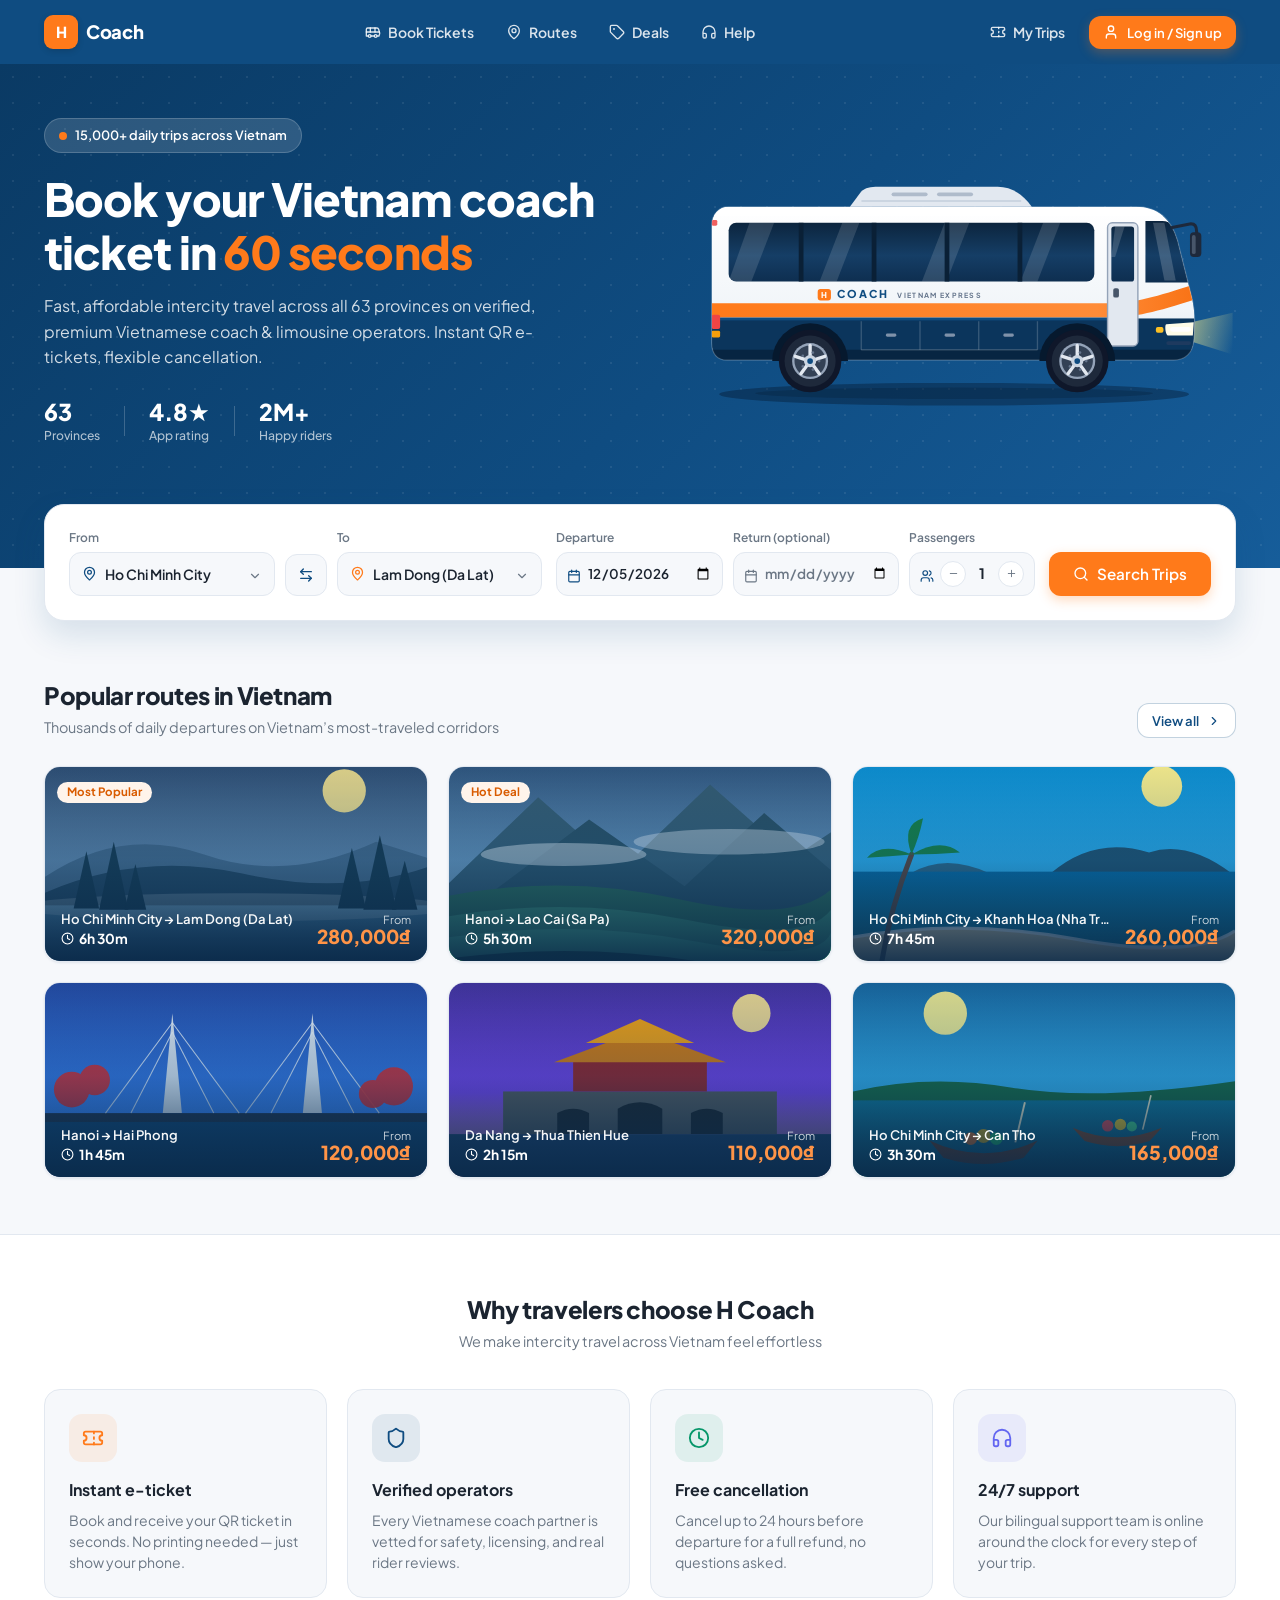
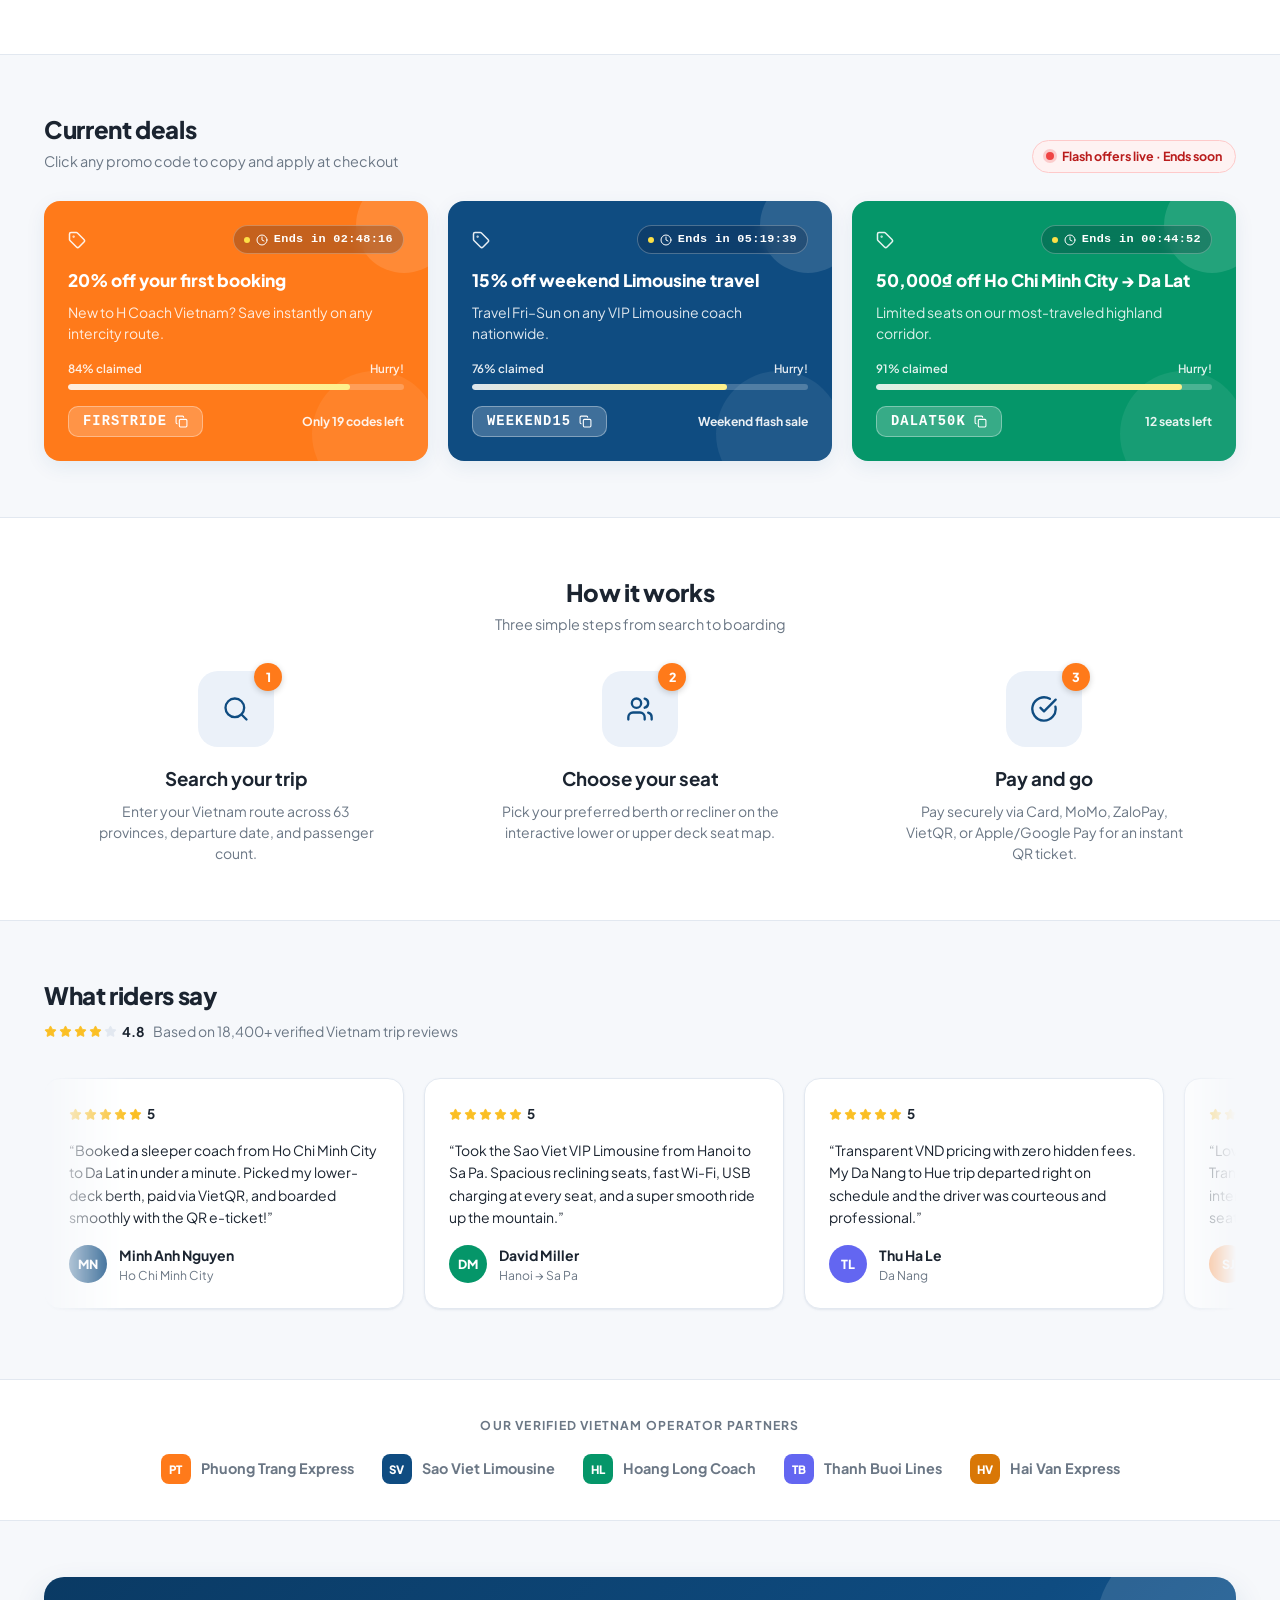
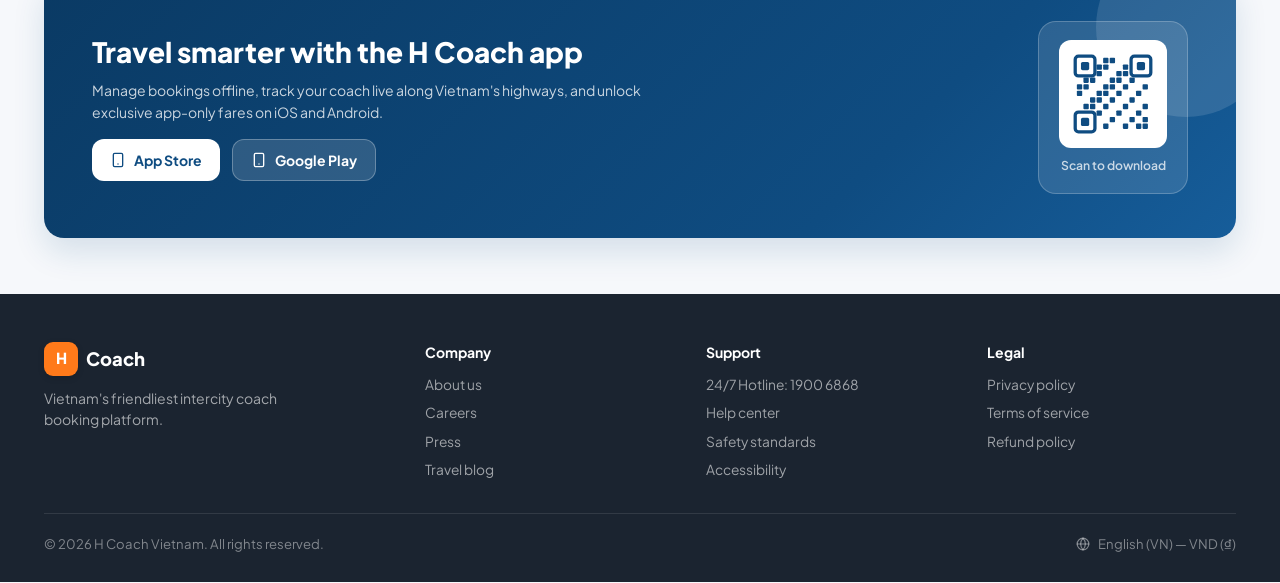
<file: hcoach/index.html>
<!DOCTYPE html>
<html lang="en">
<head>
  <meta charset="UTF-8" />
  <meta name="viewport" content="width=device-width, initial-scale=1.0" />
  <title>H Coach Vietnam — Intercity Bus & Limousine Ticket Booking</title>
  <meta name="description" content="Book intercity bus and VIP limousine tickets across all 63 provinces of Vietnam with H Coach. Real-time seat maps, secure payments, and instant QR e-tickets." />

  <!-- Optional Google Font (gracefully falls back to system fonts offline) -->
  <link rel="preconnect" href="https://fonts.googleapis.com" />
  <link rel="preconnect" href="https://fonts.gstatic.com" crossorigin />
  <link href="https://fonts.googleapis.com/css2?family=Plus+Jakarta+Sans:wght@400;500;600;700;800&display=swap" rel="stylesheet" />

  <!-- CSS: nạp theo thứ tự -->
  <link rel="stylesheet" href="css/01-base.css" />
  <link rel="stylesheet" href="css/02-components.css" />
  <link rel="stylesheet" href="css/03-header.css" />
  <link rel="stylesheet" href="css/04-hero-search.css" />
  <link rel="stylesheet" href="css/05-home-sections.css" />
  <link rel="stylesheet" href="css/06-search-results.css" />
  <link rel="stylesheet" href="css/07-seat-map.css" />
  <link rel="stylesheet" href="css/08-payment-modals.css" />
</head>
<body data-page="home">
  <div id="app"></div>
  <div id="toast-container" aria-live="polite"></div>

  <!-- JS chung -->
  <script src="js/data/01-provinces-stations.js"></script>
  <script src="js/data/02-routes-promos-reviews.js"></script>
  <script src="js/core/03-state.js"></script>
  <script src="js/core/04-icons-illustrations.js"></script>
  <script src="js/core/05-toast-clipboard.js"></script>
  <script src="js/core/06-trip-seat-generator.js"></script>
  <script src="js/components/07-header-stepper-auth.js"></script>

  <!-- JS riêng của trang này -->
  <script src="js/components/08-city-picker.js"></script>
  <script src="js/screens/09-home.js"></script>

  <!-- Actions & khởi động trang -->
  <script src="js/16-actions.js"></script>
  <script src="js/17-main.js"></script>
</body>
</html>
</file>
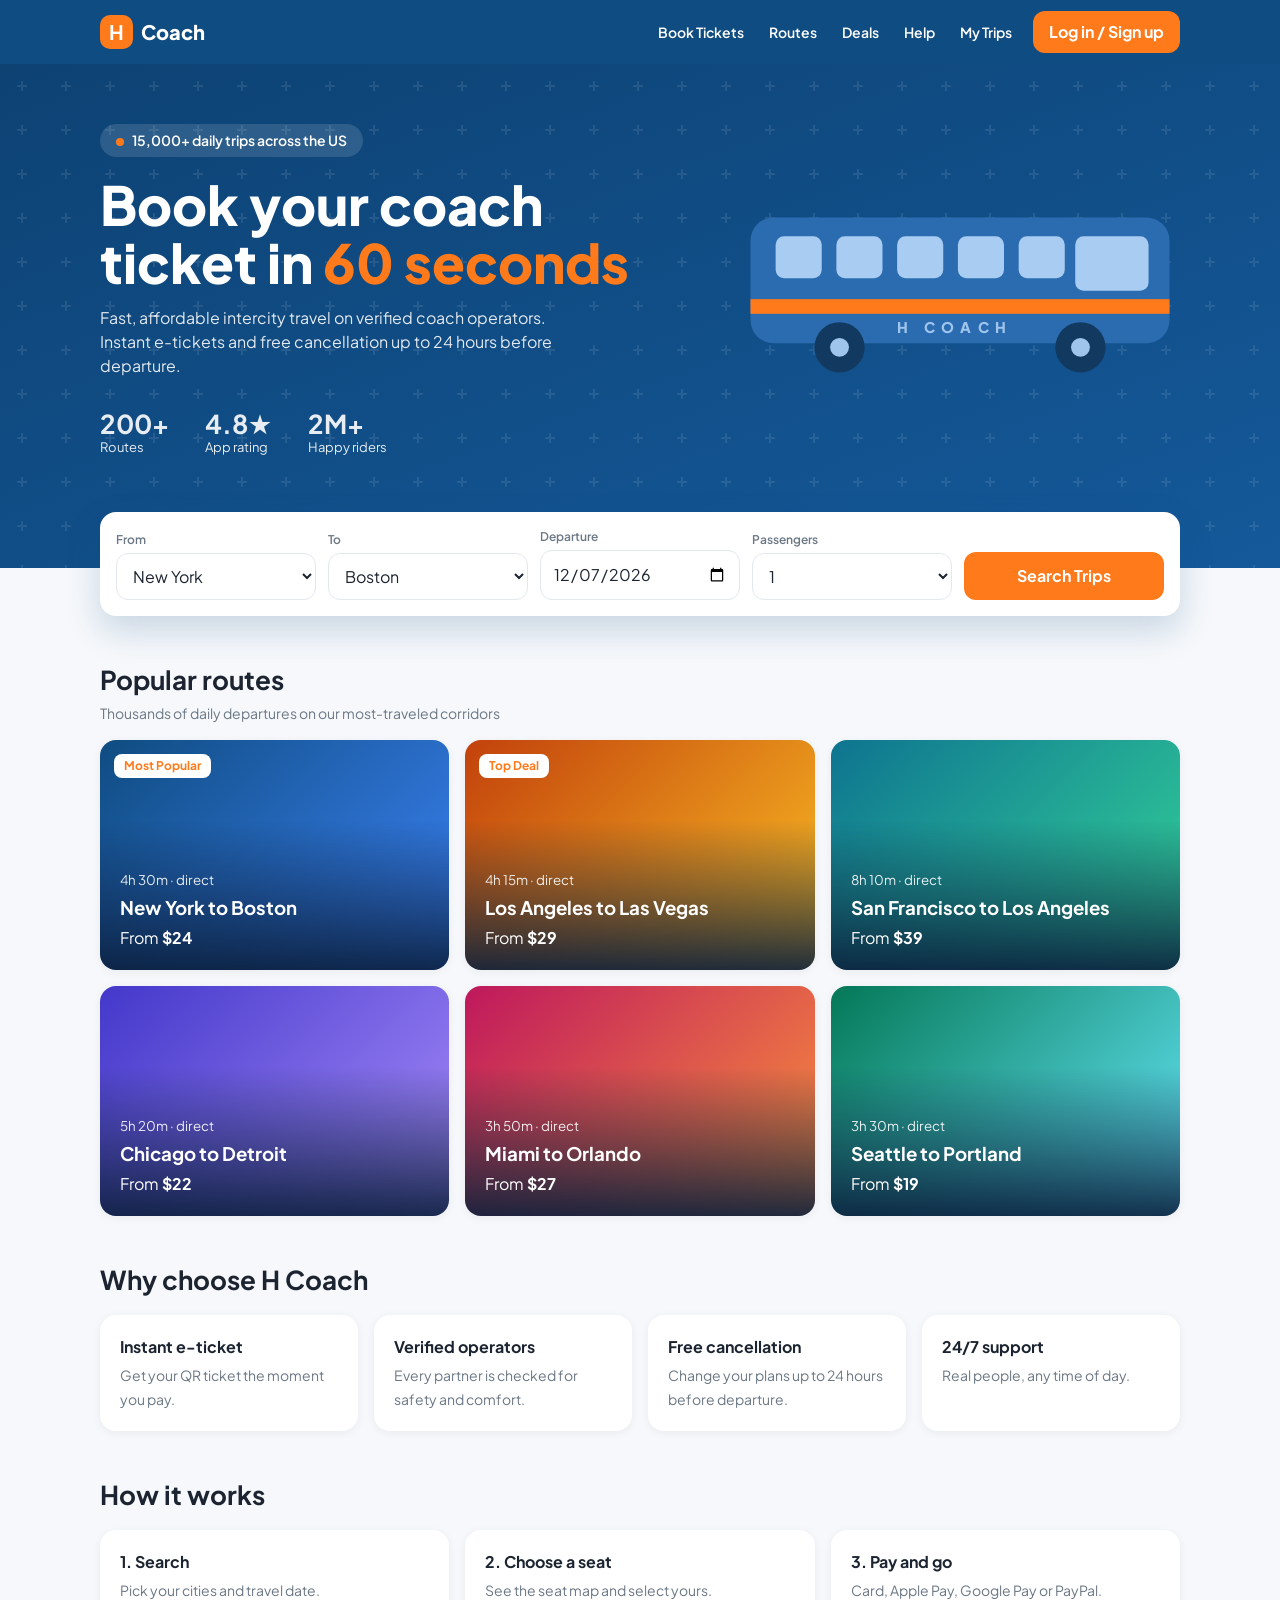
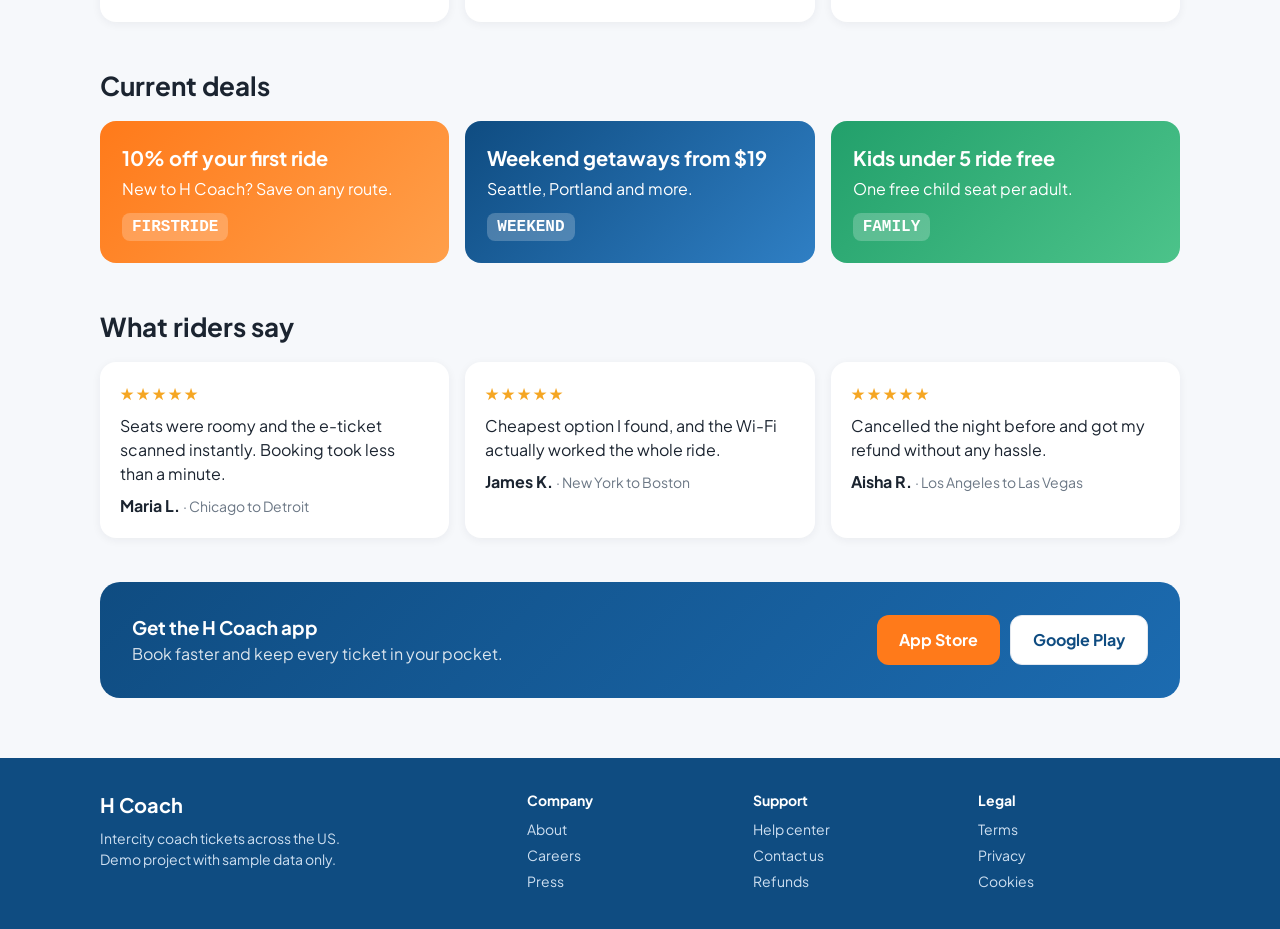
<file: frontend/Basic_UI.html>
<!DOCTYPE html>
<html lang="en">
<head>
    <meta charset="utf-8">
    <meta name="viewport" content="width=device-width,initial-scale=1">
    <title>H Coach – Book intercity coach tickets</title>
    <link href="https://fonts.googleapis.com/css2?family=Plus+Jakarta+Sans:wght@400;600;800&display=swap" rel="stylesheet">
    <style>
        :root {
            --p: #0F4C81;
            --a: #FF7A1A;
            --bg: #F6F8FB;
            --t: #1B2430;
            --m: #6B7785;
            --ok: #22A06B;
            --er: #E5484D;
            --b: #E3E8EF;
        }

        * {
            box-sizing: border-box;
            margin: 0;
        }

        body {
            font: 16px/1.5 'Plus Jakarta Sans', system-ui, sans-serif;
            background: var(--bg);
            color: var(--t);
        }

        button, input, select {
            font: inherit;
            color: inherit;
        }

        h2 {
            font-size: 26px;
            margin: 44px 0 16px;
        }

        h3 {
            margin-bottom: 12px;
        }

        .w {
            max-width: 1120px;
            margin: auto;
            padding: 0 20px;
        }

        nav {
            background: var(--p);
            color: #fff;
            position: sticky;
            top: 0;
            z-index: 9;
        }

        nav .w {
            display: flex;
            align-items: center;
            justify-content: space-between;
            height: 64px;
        }

        .logo {
            font-weight: 800;
            font-size: 20px;
            cursor: pointer;
            display: flex;
            gap: 8px;
            align-items: center;
        }

        .logo b {
            background: var(--a);
            border-radius: 10px;
            padding: 2px 9px;
        }

        nav a {
            color: #fff;
            margin-left: 22px;
            cursor: pointer;
            font-weight: 600;
            font-size: 14px;
        }

        nav a:hover {
            color: #FFD2AE;
        }

        @media (max-width: 700px) {
            nav .l {
                display: none;
            }
        }

        .btn {
            background: var(--a);
            color: #fff;
            border: 0;
            border-radius: 12px;
            padding: 12px 22px;
            font-weight: 700;
            cursor: pointer;
            transition: .2s;
        }

        .btn:hover {
            filter: brightness(1.08);
        }

        .btn:focus-visible, input:focus-visible, select:focus-visible, .seat:focus-visible {
            outline: 3px solid #7FB2E5;
            outline-offset: 2px;
        }

        .btn:disabled {
            background: #cbd2db;
            cursor: not-allowed;
        }

        .btn.s {
            background: #fff;
            color: var(--p);
            border: 1px solid var(--b);
        }

        .hero {
            background: url("data:image/svg+xml,%3Csvg xmlns='http://www.w3.org/2000/svg' width='44' height='44'%3E%3Cpath d='M22 17v10M17 22h10' stroke='%23fff' stroke-opacity='.09' stroke-width='2'/%3E%3C/svg%3E"), linear-gradient(160deg, #0D4273, #14599a);
            color: #fff;
            padding: 60px 0 110px;
        }

        .hero .w {
            display: flex;
            align-items: center;
            justify-content: space-between;
            gap: 30px;
        }

        .hero h1 {
            font-size: clamp(32px, 5vw, 54px);
            line-height: 1.08;
            font-weight: 800;
            max-width: 560px;
        }

        .hero h1 em {
            color: var(--a);
            font-style: normal;
        }

        .hero p {
            opacity: .88;
            margin-top: 14px;
            max-width: 480px;
        }

        .hero svg {
            max-width: 440px;
            width: 100%;
        }

        .bd {
            display: inline-block;
            background: rgba(255, 255, 255, .13);
            border-radius: 99px;
            padding: 6px 16px;
            font-size: 14px;
            font-weight: 600;
            margin-bottom: 18px;
        }

        .bd:before {
            content: "";
            display: inline-block;
            width: 8px;
            height: 8px;
            border-radius: 50%;
            background: var(--a);
            margin-right: 8px;
        }

        .stats {
            display: flex;
            gap: 36px;
            margin-top: 32px;
        }

        .stats div {
            font-size: 13px;
            opacity: .9;
        }

        .stats b {
            display: block;
            font-size: 26px;
            line-height: 1.1;
        }

        .rb {
            position: absolute;
            top: 14px;
            left: 14px;
            background: #fff;
            color: var(--a);
            border-radius: 8px;
            padding: 3px 10px;
            font-size: 12px;
            font-weight: 700;
        }

        .dl {
            border-radius: 16px;
            padding: 22px;
            color: #fff;
            display: flex;
            flex-direction: column;
            gap: 4px;
        }

        .dl code {
            background: rgba(255, 255, 255, .22);
            border-radius: 8px;
            padding: 2px 10px;
            align-self: flex-start;
            font-weight: 700;
            margin-top: 8px;
        }

        .rv .card {
            margin: 0;
        }

        .rv p {
            margin: 8px 0;
        }

        .str {
            color: #F5A623;
            letter-spacing: 2px;
        }

        .app {
            background: linear-gradient(135deg, #0F4C81, #1C6BB0);
            color: #fff;
            border-radius: 20px;
            padding: 32px;
            margin-top: 44px;
            display: flex;
            justify-content: space-between;
            align-items: center;
            gap: 20px;
            flex-wrap: wrap;
        }

        .fc {
            display: grid;
            grid-template-columns: 2fr 1fr 1fr 1fr;
            gap: 24px;
        }

        @media (max-width: 700px) {
            .fc {
                grid-template-columns: 1fr 1fr;
            }
        }

        .fc b {
            color: #fff;
            display: block;
            margin-bottom: 8px;
        }

        .fc a {
            display: block;
            margin: 5px 0;
            cursor: pointer;
        }

        @media (max-width: 860px) {
            .hero svg {
                display: none;
            }
        }

        .sf {
            background: #fff;
            border-radius: 16px;
            box-shadow: 0 14px 34px rgba(15, 76, 129, .2);
            padding: 16px;
            display: grid;
            grid-template-columns: repeat(auto-fit, minmax(150px, 1fr));
            gap: 12px;
            align-items: end;
            margin-top: -56px;
            position: relative;
        }

        label.f {
            display: block;
            font-size: 12px;
            color: var(--m);
            font-weight: 600;
        }

        input, select {
            width: 100%;
            border: 1px solid var(--b);
            border-radius: 12px;
            padding: 11px 12px;
            background: #fff;
            margin-top: 4px;
        }

        .card {
            background: #fff;
            border-radius: 16px;
            padding: 20px;
            box-shadow: 0 2px 10px rgba(27, 36, 48, .06);
            margin-bottom: 16px;
        }

        .g3 {
            display: grid;
            grid-template-columns: repeat(auto-fit, minmax(300px, 1fr));
            gap: 16px;
        }

        .g4 {
            display: grid;
            grid-template-columns: repeat(auto-fit, minmax(220px, 1fr));
            gap: 16px;
        }

        .g4 .card {
            margin: 0;
        }

        .g4 b {
            display: block;
            margin-bottom: 4px;
        }

        .rt {
            color: #fff;
            cursor: pointer;
            min-height: 230px;
            display: flex;
            flex-direction: column;
            justify-content: flex-end;
            margin: 0;
            transition: .2s;
            position: relative;
            overflow: hidden;
        }

        .rt:hover {
            transform: translateY(-3px);
        }

        .rt h3 {
            margin: 4px 0;
        }

        .rt small {
            opacity: .9;
        }

        footer {
            background: var(--p);
            color: #cfe0f1;
            margin-top: 60px;
            padding: 32px 0;
            font-size: 14px;
        }

        .top {
            background: #fff;
            border-bottom: 1px solid var(--b);
            padding: 14px 0;
            position: sticky;
            top: 64px;
            z-index: 5;
        }

        .top .w {
            display: flex;
            justify-content: space-between;
            align-items: center;
            gap: 12px;
            flex-wrap: wrap;
        }

        .chips {
            display: flex;
            gap: 8px;
            flex-wrap: wrap;
            margin: 20px 0;
        }

        .chip {
            border: 1px solid var(--b);
            background: #fff;
            border-radius: 99px;
            padding: 7px 16px;
            cursor: pointer;
            font-weight: 600;
            font-size: 14px;
        }

        .chip.on {
            background: var(--p);
            color: #fff;
            border-color: var(--p);
        }

        .trip {
            display: grid;
            grid-template-columns: 1.2fr 2fr auto;
            gap: 18px;
            align-items: center;
        }

        @media (max-width: 760px) {
            .trip {
                grid-template-columns: 1fr;
            }
        }

        .op {
            display: flex;
            gap: 12px;
            align-items: center;
        }

        .dot {
            width: 40px;
            height: 40px;
            border-radius: 12px;
            color: #fff;
            display: grid;
            place-items: center;
            font-weight: 800;
        }

        .tm {
            display: flex;
            align-items: center;
            gap: 12px;
        }

        .tm b {
            font-size: 20px;
        }

        .ln {
            flex: 1;
            border-top: 2px dashed var(--b);
            text-align: center;
            font-size: 12px;
            color: var(--m);
        }

        .mu {
            color: var(--m);
            font-size: 14px;
        }

        .price {
            font-size: 26px;
            font-weight: 800;
            color: var(--a);
            text-align: right;
        }

        .tag {
            background: #EAF2FB;
            color: var(--p);
            border-radius: 8px;
            padding: 2px 9px;
            font-size: 12px;
            font-weight: 600;
        }

        .low {
            color: var(--er);
            font-weight: 600;
            font-size: 13px;
        }

        .two {
            display: grid;
            grid-template-columns: 1fr 340px;
            gap: 24px;
            margin-top: 24px;
            align-items: start;
        }

        @media (max-width: 860px) {
            .two {
                grid-template-columns: 1fr;
            }
        }

        .sum {
            position: sticky;
            top: 90px;
        }

        .sum .r {
            display: flex;
            justify-content: space-between;
            padding: 5px 0;
        }

        .sum .tot {
            border-top: 1px solid var(--b);
            margin-top: 8px;
            padding-top: 10px;
            font-weight: 800;
            font-size: 20px;
        }

        .bus {
            background: #fff;
            border-radius: 24px 24px 16px 16px;
            border: 2px solid var(--b);
            padding: 18px;
            max-width: 300px;
            margin: auto;
        }

        .row {
            display: flex;
            gap: 8px;
            justify-content: center;
            align-items: center;
            margin-bottom: 8px;
        }

        .row i {
            width: 16px;
            font-size: 12px;
            color: var(--m);
        }

        .ai {
            width: 28px;
        }

        .seat {
            width: 44px;
            height: 44px;
            border-radius: 10px;
            border: 2px solid #9ec5ea;
            background: #EAF2FB;
            font-weight: 700;
            cursor: pointer;
        }

        .seat.lg {
            border-color: var(--ok);
            background: #E6F6EF;
        }

        .seat.sel {
            background: var(--a);
            border-color: var(--a);
            color: #fff;
        }

        .seat.bk {
            background: #E3E8EF;
            border-color: #E3E8EF;
            color: #9aa5b1;
            cursor: not-allowed;
        }

        .lgd {
            display: flex;
            gap: 16px;
            flex-wrap: wrap;
            font-size: 13px;
            color: var(--m);
            margin-top: 14px;
            justify-content: center;
        }

        .lgd span:before {
            content: "";
            display: inline-block;
            width: 12px;
            height: 12px;
            border-radius: 4px;
            margin-right: 6px;
            background: var(--c);
            border: 2px solid var(--c);
        }

        .steps {
            display: flex;
            gap: 8px;
            justify-content: center;
            padding: 24px 0 0;
            flex-wrap: wrap;
        }

        .steps span {
            padding: 6px 14px;
            border-radius: 99px;
            background: #E3E8EF;
            font-size: 14px;
            font-weight: 600;
            color: var(--m);
        }

        .steps .on {
            background: var(--p);
            color: #fff;
        }

        .fg {
            display: grid;
            grid-template-columns: repeat(auto-fit, minmax(200px, 1fr));
            gap: 12px;
        }

        .fr {
            display: flex;
            gap: 10px;
        }

        .fr input {
            margin: 0;
        }

        .pm {
            display: grid;
            grid-template-columns: repeat(auto-fit, minmax(150px, 1fr));
            gap: 10px;
            margin-bottom: 12px;
        }

        .opt {
            border: 2px solid var(--b);
            border-radius: 12px;
            padding: 12px;
            cursor: pointer;
            font-weight: 600;
            display: flex;
            gap: 8px;
            align-items: center;
        }

        .opt input {
            width: auto;
            margin: 0;
        }

        .opt.on {
            border-color: var(--p);
            background: #EAF2FB;
        }

        .tk {
            max-width: 560px;
            margin: 24px auto;
            overflow: hidden;
            padding: 0;
        }

        .tk .h {
            background: var(--p);
            color: #fff;
            padding: 18px 22px;
            display: flex;
            justify-content: space-between;
        }

        .tk .bd {
            padding: 22px;
            display: flex;
            gap: 20px;
            justify-content: space-between;
            flex-wrap: wrap;
            border-bottom: 2px dashed var(--b);
        }

        .tk .ft {
            padding: 18px 22px;
            display: flex;
            gap: 10px;
            flex-wrap: wrap;
        }

        .ok {
            width: 76px;
            height: 76px;
            margin: 36px auto 0;
            display: block;
        }

        .ok circle {
            fill: var(--ok);
        }

        .ok path {
            stroke: #fff;
            stroke-width: 6;
            fill: none;
            stroke-linecap: round;
            stroke-dasharray: 60;
            stroke-dashoffset: 60;
            animation: d .6s .2s forwards;
        }

        @keyframes d {
            to { stroke-dashoffset: 0; }
        }

        .st {
            border-radius: 8px;
            padding: 2px 10px;
            font-size: 12px;
            font-weight: 700;
        }

        .Upcoming { background: #E6F6EF; color: var(--ok); }
        .Completed { background: #EAF2FB; color: var(--p); }
        .Cancelled { background: #FDEBEC; color: var(--er); }

        .md {
            position: fixed;
            inset: 0;
            background: rgba(20, 30, 45, .5);
            display: grid;
            place-items: center;
            z-index: 20;
            padding: 20px;
        }

        .md .card {
            max-width: 400px;
            margin: 0;
        }

        #toast {
            position: fixed;
            bottom: 24px;
            left: 50%;
            transform: translateX(-50%);
            background: var(--t);
            color: #fff;
            border-radius: 12px;
            padding: 12px 20px;
            z-index: 30;
            display: none;
        }

        @media (prefers-reduced-motion: reduce) {
            * {
                animation: none !important;
                transition: none !important;
            }
        }
    </style>
</head>
<body>

    <nav>
        <div class="w">
            <div class="logo" onclick="go('home')">
                <b>H</b>Coach
            </div>
            <div>
                <span class="l">
                    <a onclick="go('home')">Book Tickets</a>
                    <a onclick="go('home')">Routes</a>
                    <a onclick="toast('Deals: use code FIRSTRIDE for 10% off')">Deals</a>
                    <a onclick="toast('Support is available 24/7')">Help</a>
                </span>
                <a onclick="go('trips')">My Trips</a>
                <button class="btn" style="margin-left:18px;padding:9px 16px" onclick="toast('Login is a demo feature')">Log in / Sign up</button>
            </div>
        </div>
    </nav>

    <div id="app"></div>
    <div id="toast"></div>
    <div id="modal"></div>

    <script>
        const $= s => document.querySelector(s),$$ = s => [...document.querySelectorAll(s)];

        const CT = ['New York', 'Boston', 'Los Angeles', 'Las Vegas', 'San Francisco', 'Chicago', 'Detroit', 'Miami', 'Orlando', 'Seattle', 'Portland'];
        const OPS = [['BlueLine Express', '#0F4C81'], ['Metro Star', '#7C3AED'], ['GreenWay Lines', '#22A06B'], ['Sunset Coach', '#E8590C']];
        const RT = [
            ['New York', 'Boston', 24, '4h 30m', '#0F4C81,#3B82F6'],
            ['Los Angeles', 'Las Vegas', 29, '4h 15m', '#C2410C,#FBBF24'],
            ['San Francisco', 'Los Angeles', 39, '8h 10m', '#0E7490,#34D399'],
            ['Chicago', 'Detroit', 22, '5h 20m', '#4338CA,#A78BFA'],
            ['Miami', 'Orlando', 27, '3h 50m', '#BE185D,#FB923C'],
            ['Seattle', 'Portland', 19, '3h 30m', '#047857,#67E8F9']
        ];
        
        const PH = ['1605833556294-ea5c7a74f57d', '1534430480872-3498386e7856', '1533929736458-ca588d08c8be', '1502175353174-a7a70e73b362', '1477959858617-67f85cf4f1df', '1449824913935-59a10b8d2000']
            .map(i => `https://images.unsplash.com/photo-${i}?w=600&h=400&fit=crop&auto=format`);
        
        const iso = d => d.toISOString().slice(0, 10);
        const D = new Date();
        D.setDate(D.getDate() + 3);

        let S = {
            scr: 'home',
            q: { from: 'New York', to: 'Boston', date: iso(D), pax: 1 },
            sort: 'Cheapest',
            type: 'All',
            trip: null,
            seats: [],
            promo: 0,
            pay: 'card',
            tab: 'Upcoming',
            B: [{
                id: 'HC-48213',
                email: 'sam@example.com',
                from: 'Chicago',
                to: 'Detroit',
                date: '2025-01-12',
                time: '8:30 AM',
                seats: ['3A'],
                total: 23.76,
                status: 'Completed',
                op: 'Metro Star'
            }]
        };

        const m = n => '$' + n.toFixed(2);
        const fd = d => new Date(d + 'T00:00').toLocaleDateString('en-US', { weekday: 'short', month: 'short', day: 'numeric' });
        
        const tm = h => {
            h %= 24;
            const H = Math.floor(h), M = Math.round((h % 1) * 60);
            return `${H % 12 || 12}:${String(M).padStart(2, '0')} ${H < 12 ? 'AM' : 'PM'}`;
        };
        
        const dur = h => `${Math.floor(h)}h ${String(Math.round((h % 1) * 60)).padStart(2, '0')}m`;

        function trips() {
            const q = S.q, base = 16 + ((q.from.length * 7 + q.to.length * 3) % 24),
                  H = [6, 8.5, 11, 14.25, 18, 21.5], P = [0, 12, 4, 16, -3, 8];
            
            return H.map((t, i) => {
                const d = 3 + ((i * 5 + q.from.length) % 4) + .5, o = OPS[i % 4];
                return {
                    id: i,
                    op: o[0],
                    col: o[1],
                    dep: t,
                    dur: d,
                    arr: t + d,
                    type: ['Standard', 'Premium', 'Sleeper'][i % 3],
                    price: base + P[i],
                    left: [3, 14, 22, 6, 31, 9][i],
                    rate: (4.1 + (i * .13) % .8).toFixed(1)
                };
            });
        }

        const calc = () => {
            const t = S.trip,
                  f = S.seats.reduce((s, id) => s + t.price + (parseInt(id) < 3 ? 5 : 0), 0),
                  d = f * S.promo,
                  tx = (f - d) * .08;
            return { f, d, tx, tot: f - d + tx };
        };

        const steps = n => `<div class="steps">${['Seats', 'Details', 'Payment', 'Done'].map((s, i) => `<span class="${i <= n ? 'on' : ''}">${s}</span>`).join('')}</div>`;

        const qr = s => {
            let h = 7, o = '';
            for (const c of s) h = (h * 31 + c.charCodeAt(0)) >>> 0;
            for (let y = 0; y < 21; y++) {
                for (let x = 0; x < 21; x++) {
                    if ((x < 8 && y < 8) || (x > 12 && y < 8) || (x < 8 && y > 12)) continue;
                    h = (h * 1664525 + 1013904223) >>> 0;
                    if ((h >>> 28) & 1) o += `<rect x="${x}" y="${y}" width="1" height="1"/>`;
                }
            }
            [[0, 0], [14, 0], [0, 14]].forEach(([x, y]) => o += `<path fill-rule="evenodd" d="M${x} ${y}h7v7h-7zM${x + 1} ${y + 1}v5h5v-5z"/><rect x="${x + 2}" y="${y + 2}" width="3" height="3"/>`);
            return `<svg viewBox="0 0 21 21" width="120" height="120" shape-rendering="crispEdges">${o}</svg>`;
        };

        function toast(t) {
            const e = $('#toast');
            e.textContent = t;
            e.style.display = 'block';
            clearTimeout(toast.t);
            toast.t = setTimeout(() => e.style.display = 'none', 2600);
        }

        function go(s) {
            S.scr = s;
            render();
            scrollTo(0, 0);
        }

        function render() {
            $('#app').innerHTML = V[S.scr]();
            if (S.scr == 'pay') sum();
        }

        const opts = (a, v) => a.map(c => `<option ${c == v ? 'selected' : ''}>${c}</option>`).join('');

        const form = () => `
            <div class="sf">
                <div>
                    <label class="f">From</label>
                    <select onchange="S.q.from=this.value">${opts(CT, S.q.from)}</select>
                </div>
                <div>
                    <label class="f">To</label>
                    <select onchange="S.q.to=this.value">${opts(CT, S.q.to)}</select>
                </div>
                <div>
                    <label class="f">Departure</label>
                    <input type="date" value="${S.q.date}" onchange="S.q.date=this.value">
                </div>
                <div>
                    <label class="f">Passengers</label>
                    <select onchange="S.q.pax=+this.value">
                        ${[1, 2, 3, 4, 5, 6].map(n => `<option ${n == S.q.pax ? 'selected' : ''}>${n}</option>`).join('')}
                    </select>
                </div>
                <button class="btn" onclick="search()">Search Trips</button>
            </div>`;

        function search() {
            if (S.q.from == S.q.to) return toast('Choose two different cities');
            S.seats = [];
            go('search');
        }

        function pick(i) {
            S.q.from = RT[i][0];
            S.q.to = RT[i][1];
            search();
        }

        function choose(i) {
            S.trip = trips()[i];
            S.seats = [];
            S.promo = 0;
            go('seats');
        }

        function seat(id) {
            const i = S.seats.indexOf(id);
            if (i > -1) {
                S.seats.splice(i, 1);
            } else if (S.seats.length < S.q.pax) {
                S.seats.push(id);
            } else {
                return toast(`You can select ${S.q.pax} seat${S.q.pax > 1 ? 's' : ''}`);
            }
            render();
        }

        function setPay(v) {
            S.pay = v;
            $$('.opt').forEach(o => o.classList.toggle('on', o.dataset.v == v));$('#cf').style.display = v == 'card' ? 'grid' : 'none';
        }

        function sum() {
            const c = calc();
            $('#sum').innerHTML = `
                <div class="r">
                    <span>Fare (${S.seats.length} seat${S.seats.length > 1 ? 's' : ''})</span>
                    <span>${m(c.f)}</span>
                </div>
                ${c.d ? `<div class="r" style="color:var(--ok)"><span>Promo −10%</span><span>−${m(c.d)}</span></div>` : ''}
                <div class="r">
                    <span>Taxes & fees</span>
                    <span>${m(c.tx)}</span>
                </div>
                <div class="r tot">
                    <span>Total</span>
                    <span>${m(c.tot)}</span>
                </div>`;
        }

        function promo() {
            if ($('#pc').value.trim().toUpperCase() == 'FIRSTRIDE') {
                S.promo = .1;
                $('#pm').textContent = 'Code applied: 10% off';
                $('#pm').style.color = 'var(--ok)';
            } else {
                S.promo = 0;
                $('#pm').textContent = 'Invalid code. Try FIRSTRIDE';
                $('#pm').style.color = 'var(--er)';
            }
            sum();
        }

        function payNow() {
            const nm = $('#nm').value.trim(), em = $('#em').value.trim();
            if (!nm || !/\S+@\S+\.\S+/.test(em)) return toast('Enter your name and a valid email');
            if (!$('#tc').checked) return toast('Accept the terms to continue');
            
            const b = $('#pb');
            b.disabled = true;
            b.textContent = 'Processing…';
            
            setTimeout(() => {
                const t = S.trip, c = calc();
                S.last = {
                    id: 'HC-' + Math.floor(10000 + Math.random() * 89999),
                    email: em,
                    name: nm,
                    from: S.q.from,
                    to: S.q.to,
                    date: S.q.date,
                    time: tm(t.dep),
                    arr: tm(t.arr),
                    seats: [...S.seats],
                    total: c.tot,
                    status: 'Upcoming',
                    op: t.op
                };
                S.B.unshift(S.last);
                go('done');
            }, 1200);
        }

        function cancelAsk(id) {
            $('#modal').innerHTML = `
                <div class="md">
                    <div class="card">
                        <h3>Cancel this trip?</h3>
                        <p class="mu">You'll get a full refund to your original payment method within 5–7 business days.</p>
                        <div class="fr" style="margin-top:16px">
                            <button class="btn s" onclick="$('#modal').innerHTML=''">Keep trip</button>
                            <button class="btn" onclick="cancelGo('${id}')">Cancel trip</button>
                        </div>
                    </div>
                </div>`;
        }

        function cancelGo(id) {
            S.B.find(b => b.id == id).status = 'Cancelled';
            $('#modal').innerHTML = '';
            toast('Trip cancelled. Refund on its way');
            render();
        }

        function find() {
            const c = $('#lc').value.trim().toUpperCase(),
                  e = $('#le').value.trim().toLowerCase(),
                  b = S.B.find(b => b.id == c && b.email == e);
            if (!b) return toast('No booking found. Check the code and email');
            S.tab = b.status;
            render();
            toast('Booking found');
        }

        const BUS = `
            <svg viewBox="0 0 420 200">
                <rect x="10" y="30" width="400" height="120" rx="22" fill="#2B6CB0"/>
                <rect x="10" y="108" width="400" height="14" fill="#FF7A1A"/>
                ${[0, 1, 2, 3, 4].map(i => `<rect x="${34 + i * 58}" y="48" width="44" height="40" rx="8" fill="#A9CCF2"/>`).join('')}
                <rect x="320" y="48" width="70" height="52" rx="8" fill="#A9CCF2"/>
                <text x="150" y="140" fill="#9fc5ec" font-weight="800" font-size="14" letter-spacing="6">H COACH</text>
                <circle cx="95" cy="154" r="24" fill="#12395f"/>
                <circle cx="95" cy="154" r="9" fill="#9fc5ec"/>
                <circle cx="325" cy="154" r="24" fill="#12395f"/>
                <circle cx="325" cy="154" r="9" fill="#9fc5ec"/>
            </svg>`;

        const V = {
            home: () => `
                <section class="hero">
                    <div class="w">
                        <div>
                            <span class="bd">15,000+ daily trips across the US</span>
                            <h1>Book your coach ticket in <em>60 seconds</em></h1>
                            <p>Fast, affordable intercity travel on verified coach operators. Instant e-tickets and free cancellation up to 24 hours before departure.</p>
                            <div class="stats">
                                <div><b>200+</b>Routes</div>
                                <div><b>4.8★</b>App rating</div>
                                <div><b>2M+</b>Happy riders</div>
                            </div>
                        </div>
                        ${BUS}
                    </div>
                </section>
                <div class="w">
                    ${form()}
                    <h2 style="margin-bottom:4px">Popular routes</h2>
                    <p class="mu" style="margin-bottom:16px">Thousands of daily departures on our most-traveled corridors</p>
                    <div class="g3">
                        ${RT.map((r, i) => `
                            <div class="card rt" style="background:linear-gradient(180deg,transparent 35%,rgba(10,30,60,.9)),url('${PH[i]}') center/cover,linear-gradient(135deg,${r[4]})" onclick="pick(${i})">
                                ${i < 2 ? `<span class="rb">${i ? 'Top Deal' : 'Most Popular'}</span>` : ''}
                                <small>${r[3]} · direct</small>
                                <h3>${r[0]} to ${r[1]}</h3>                                 <span>From <b>$${r[2]}</b></span>
                            </div>`).join('')}
                    </div>
                    <h2>Why choose H Coach</h2>
                    <div class="g4">
                        <div class="card"><b>Instant e-ticket</b><span class="mu">Get your QR ticket the moment you pay.</span></div>
                        <div class="card"><b>Verified operators</b><span class="mu">Every partner is checked for safety and comfort.</span></div>
                        <div class="card"><b>Free cancellation</b><span class="mu">Change your plans up to 24 hours before departure.</span></div>
                        <div class="card"><b>24/7 support</b><span class="mu">Real people, any time of day.</span></div>
                    </div>
                    <h2>How it works</h2>
                    <div class="g4">
                        <div class="card"><b>1. Search</b><span class="mu">Pick your cities and travel date.</span></div>
                        <div class="card"><b>2. Choose a seat</b><span class="mu">See the seat map and select yours.</span></div>
                        <div class="card"><b>3. Pay and go</b><span class="mu">Card, Apple Pay, Google Pay or PayPal.</span></div>
                    </div>
                    <h2>Current deals</h2>
                    <div class="g3">
                        <div class="dl" style="background:linear-gradient(135deg,#FF7A1A,#FF9F4A)">
                            <b style="font-size:20px">10% off your first ride</b>
                            <span>New to H Coach? Save on any route.</span>
                            <code>FIRSTRIDE</code>
                        </div>
                        <div class="dl" style="background:linear-gradient(135deg,#0F4C81,#2F7FC4)">
                            <b style="font-size:20px">Weekend getaways from $19</b>
                            <span>Seattle, Portland and more.</span>
                            <code>WEEKEND</code>
                        </div>
                        <div class="dl" style="background:linear-gradient(135deg,#22A06B,#4CC38A)">
                            <b style="font-size:20px">Kids under 5 ride free</b>
                            <span>One free child seat per adult.</span>
                            <code>FAMILY</code>
                        </div>
                    </div>
                    <h2>What riders say</h2>
                    <div class="g3 rv">
                        ${[['Maria L.', 'Chicago to Detroit', 'Seats were roomy and the e-ticket scanned instantly. Booking took less than a minute.'], 
                           ['James K.', 'New York to Boston', 'Cheapest option I found, and the Wi-Fi actually worked the whole ride.'], 
                           ['Aisha R.', 'Los Angeles to Las Vegas', 'Cancelled the night before and got my refund without any hassle.']]
                        .map(r => `
                            <div class="card">
                                <div class="str">★★★★★</div>
                                <p>${r[2]}</p>
                                <b>${r[0]}</b> <span class="mu">· ${r[1]}</span>
                            </div>`).join('')}
                    </div>
                    <div class="app">
                        <div>
                            <h3 style="margin:0">Get the H Coach app</h3>
                            <span style="opacity:.85">Book faster and keep every ticket in your pocket.</span>
                        </div>
                        <div class="fr">
                            <button class="btn" onclick="toast('App Store link (demo)')">App Store</button>
                            <button class="btn s" onclick="toast('Google Play link (demo)')">Google Play</button>
                        </div>
                    </div>
                </div>
                <footer>
                    <div class="w fc">
                        <div>
                            <b style="font-size:20px">H Coach</b>
                            Intercity coach tickets across the US.<br>Demo project with sample data only.
                        </div>
                        <div><b>Company</b><a>About</a><a>Careers</a><a>Press</a></div>
                        <div><b>Support</b><a>Help center</a><a>Contact us</a><a>Refunds</a></div>
                        <div><b>Legal</b><a>Terms</a><a>Privacy</a><a>Cookies</a></div>
                    </div>
                </footer>`,
            search: () => {
                let L = trips().filter(t => S.type == 'All' || t.type == S.type);
                L.sort((a, b) => S.sort == 'Cheapest' ? a.price - b.price : S.sort == 'Earliest' ? a.dep - b.dep : b.rate - a.rate);
                
                return `
                    <div class="top">
                        <div class="w">
                            <div>
                                <b>${S.q.from} to ${S.q.to}</b>
                                <div class="mu">${fd(S.q.date)} · ${S.q.pax} passenger${S.q.pax > 1 ? 's' : ''}</div>
                            </div>
                            <button class="btn s" onclick="go('home')">Edit search</button>
                        </div>
                    </div>
                    <div class="w">
                        <div class="chips">
                            ${['Cheapest', 'Earliest', 'Top rated'].map(x => `<span class="chip ${S.sort == x ? 'on' : ''}" onclick="S.sort='${x}';render()">${x}</span>`).join('')}
                            <span style="flex:1"></span>
                            ${['All', 'Standard', 'Premium', 'Sleeper'].map(x => `<span class="chip ${S.type == x ? 'on' : ''}" onclick="S.type='${x}';render()">${x}</span>`).join('')}
                        </div>
                        ${L.length ? L.map(t => `
                            <div class="card trip">
                                <div class="op">
                                    <div class="dot" style="background:${t.col}">${t.op[0]}</div>
                                    <div>
                                        <b>${t.op}</b>
                                        <div class="mu">★ ${t.rate} · <span class="tag">${t.type}</span></div>
                                    </div>
                                </div>
                                <div>
                                    <div class="tm">
                                        <b>${tm(t.dep)}</b>
                                        <div class="ln">${dur(t.dur)}</div>
                                        <b>${tm(t.arr)}</b>
                                    </div>
                                    <div class="mu" style="margin-top:6px">${S.q.from} Station → ${S.q.to} Station · Wi-Fi · Power outlets</div>
                                    <div class="${t.left < 8 ? 'low' : 'mu'}">${t.left} seats left</div>
                                </div>
                                <div>
                                    <div class="price">${m(t.price)}</div>
                                    <button class="btn" onclick="choose(${t.id})">Select Seats</button>
                                </div>
                            </div>`).join('') 
                        : `<div class="card" style="text-align:center">
                                <b>No ${S.type} trips on this route</b>
                                <p class="mu">Try another bus type.</p>
                           </div>`}
                    </div>`;
            },
            seats: () => {
                const t = S.trip, c = calc();
                let h = '';
                for (let r = 1; r <= 9; r++) {
                    h += `<div class="row"><i>${r}</i>`;
                    ['A', 'B', '', 'C', 'D'].forEach(k => {
                        if (!k) {
                            h += '<span class="ai"></span>';
                            return;
                        }
                        const id = r + k, bk = (t.id * 7 + r * 3 + k.charCodeAt(0)) % 5 == 0, sl = S.seats.includes(id);
                        h += `<button class="seat ${bk ? 'bk' : sl ? 'sel' : r < 3 ? 'lg' : ''}" ${bk ? 'disabled' : ''} onclick="seat('${id}')" aria-label="Seat ${id}">${k}</button>`;
                    });
                    h += '</div>';
                }
                
                return `
                    ${steps(0)}
                    <div class="w two">
                        <div class="card">
                            <h3>Choose your seats</h3>
                            <div class="bus">${h}</div>
                            <div class="lgd">
                                <span style="--c:#9ec5ea">Available</span>
                                <span style="--c:#FF7A1A">Selected</span>
                                <span style="--c:#c9d1db">Booked</span>
                                <span style="--c:#22A06B">Extra legroom (+$5)</span>
                            </div>
                        </div>
                        <div class="card sum">
                            <h3>${S.q.from} to ${S.q.to}</h3>
                            <div class="mu">${t.op} · ${fd(S.q.date)}<br>${tm(t.dep)} → ${tm(t.arr)}</div>
                            <hr style="border:0;border-top:1px solid var(--b);margin:12px 0">
                            <div class="r"><span>Seats</span><b>${S.seats.join(', ') || 'None yet'}</b></div>
                            <div class="r"><span>Pick-up</span><span>${S.q.from} Station</span></div>
                            <div class="r tot"><span>Total</span><span>${m(c.f * 1.08)}</span></div>
                            <button class="btn" style="width:100%;margin-top:14px" ${S.seats.length == S.q.pax ? '' : 'disabled'} onclick="go('pay')">
                                ${S.seats.length == S.q.pax ? 'Continue' : `Select ${S.q.pax - S.seats.length} more seat${S.q.pax - S.seats.length > 1 ? 's' : ''}`}
                            </button>
                        </div>
                    </div>`;
            },
            pay: () => `
                ${steps(2)}
                <div class="w two">
                    <div>
                        <div class="card">
                            <h3>Contact details</h3>
                            <div class="fg">
                                <input id="nm" placeholder="Full name" autocomplete="name">
                                <input id="ph" placeholder="+1 (555) 123-4567" autocomplete="tel">
                                <input id="em" placeholder="Email address" autocomplete="email">
                            </div>
                        </div>
                        <div class="card">
                            <h3>Promo code</h3>
                            <div class="fr">
                                <input id="pc" placeholder="Try FIRSTRIDE">
                                <button class="btn s" onclick="promo()">Apply</button>
                            </div>
                            <small id="pm"></small>
                        </div>
                        <div class="card">
                            <h3>Payment method</h3>
                            <div class="pm">
                                ${[['card', 'Credit / Debit'], ['apple', 'Apple Pay'], ['google', 'Google Pay'], ['paypal', 'PayPal']].map(p => `
                                    <label class="opt ${S.pay == p[0] ? 'on' : ''}" data-v="${p[0]}">
                                        <input type="radio" name="pay" ${S.pay == p[0] ? 'checked' : ''} onchange="setPay('${p[0]}')">${p[1]}
                                    </label>`).join('')}
                            </div>
                            <div class="fg" id="cf">
                                <input placeholder="Card number" inputmode="numeric">
                                <input placeholder="MM / YY">
                                <input placeholder="CVC" inputmode="numeric">
                            </div>
                        </div>
                    </div>
                    <div class="card sum">
                        <h3>Price summary</h3>
                        <div id="sum"></div>
                        <label style="display:flex;gap:8px;margin:14px 0;font-size:14px">
                            <input id="tc" type="checkbox" style="width:auto;margin:3px 0 0">I accept the terms and cancellation policy
                        </label>
                        <button id="pb" class="btn" style="width:100%" onclick="payNow()">Pay Now</button>
                        <div class="mu" style="font-size:12px;margin-top:10px;text-align:center">Secure payment · This is a demo, no card is charged</div>
                    </div>
                </div>`,
            done: () => {
                const b = S.last;
                return `
                    ${steps(3)}
                    <div class="w">
                        <svg class="ok" viewBox="0 0 76 76">
                            <circle cx="38" cy="38" r="38"/>
                            <path d="M22 39l11 11 21-23"/>
                        </svg>
                        <h2 style="text-align:center;margin:16px 0 0">You're booked!</h2>
                        <p class="mu" style="text-align:center">A confirmation was sent to ${b.email}</p>
                        <div class="card tk">
                            <div class="h">
                                <b>H Coach e-ticket</b><b>${b.id}</b>
                            </div>
                            <div class="bd">
                                <div>
                                    <div class="mu">Route</div>
                                    <b>${b.from} → ${b.to}</b>
                                    <div class="mu" style="margin-top:10px">Date and time</div>
                                    <b>${fd(b.date)} · ${b.time}</b>
                                    <div class="mu" style="margin-top:10px">Seats · Operator</div>
                                    <b>${b.seats.join(', ')} · ${b.op}</b>
                                </div>
                                ${qr(b.id)}
                            </div>
                            <div class="ft">
                                <button class="btn" onclick="print()">Download</button>
                                <button class="btn s" onclick="toast('Added to wallet (demo)')">Add to Wallet</button>
                                <button class="btn s" onclick="toast('Link copied (demo)')">Share</button>
                                <button class="btn s" onclick="S.tab='Upcoming';go('trips')">Manage Booking</button>
                            </div>
                        </div>
                    </div>`;
            },
            trips: () => {
                const L = S.B.filter(b => b.status == S.tab);
                return `
                    <div class="w">
                        <h2 style="margin-top:32px">My Trips</h2>
                        <div class="chips">
                            ${['Upcoming', 'Completed', 'Cancelled'].map(x => `<span class="chip ${S.tab == x ? 'on' : ''}" onclick="S.tab='${x}';render()">${x}</span>`).join('')}
                        </div>
                        <div class="two">
                            <div>
                                ${L.length ? L.map(b => `
                                    <div class="card">
                                        <div style="display:flex;justify-content:space-between;gap:10px">
                                            <b>${b.from} to${b.to}</b>
                                            <span class="st ${b.status}">${b.status}</span>
                                        </div>
                                        <div class="mu">${fd(b.date)} ·${b.time} · Seats ${b.seats.join(', ')} ·${b.op}</div>
                                        <div style="display:flex;justify-content:space-between;align-items:center;margin-top:12px">
                                            <span>Booking ${b.id} · <b>${m(b.total)}</b></span>${b.status == 'Upcoming' ? `<button class="btn s" onclick="cancelAsk('${b.id}')">Cancel trip</button>` : ''}
                                        </div>
                                    </div>`).join('') 
                                : `<div class="card" style="text-align:center">
                                        <b>No ${S.tab.toLowerCase()} trips</b>
                                        <p class="mu">Book a trip and it will show up here.</p>
                                        <button class="btn" style="margin-top:10px" onclick="go('home')">Search trips</button>
                                   </div>`}
                            </div>
                            <div class="card sum">
                                <h3>Find my booking</h3>
                                <label class="f">Booking code</label>
                                <input id="lc" placeholder="HC-48213">
                                <label class="f" style="margin-top:10px">Email</label>
                                <input id="le" placeholder="sam@example.com">
                                <button class="btn" style="width:100%;margin-top:14px" onclick="find()">Find booking</button>
                            </div>
                        </div>
                    </div>`;
            }
        };

        render();
    </script>
</body>
</html>
</file>
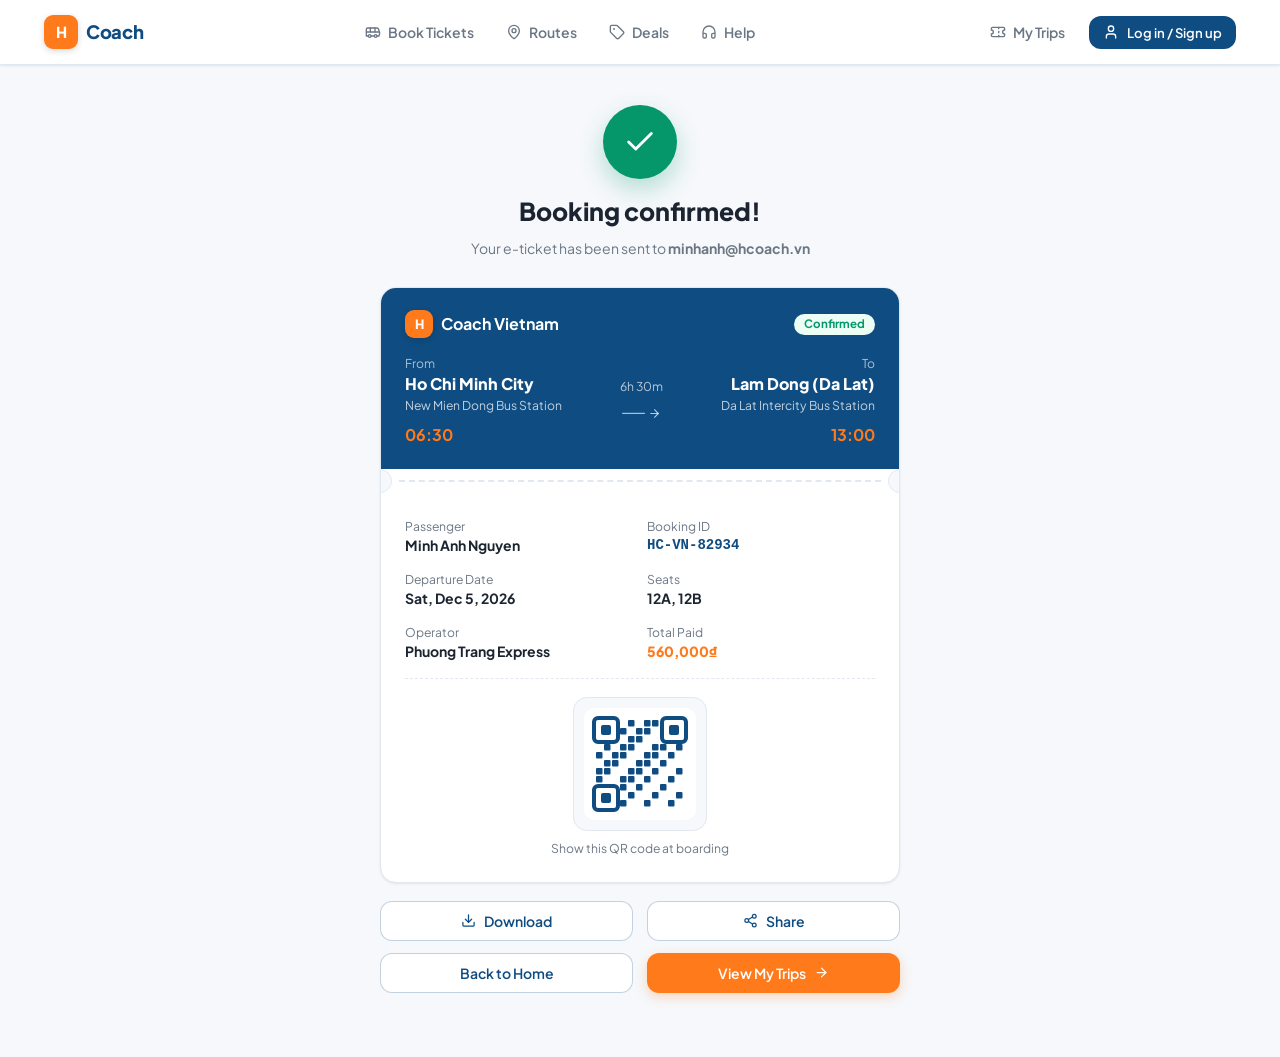
<file: hcoach/confirmation.html>
<!DOCTYPE html>
<html lang="en">
<head>
  <meta charset="UTF-8" />
  <meta name="viewport" content="width=device-width, initial-scale=1.0" />
  <title>Booking Confirmed — H Coach Vietnam</title>
  <meta name="description" content="View and download your H Coach Vietnam QR e-ticket and boarding pass." />

  <!-- Optional Google Font (gracefully falls back to system fonts offline) -->
  <link rel="preconnect" href="https://fonts.googleapis.com" />
  <link rel="preconnect" href="https://fonts.gstatic.com" crossorigin />
  <link href="https://fonts.googleapis.com/css2?family=Plus+Jakarta+Sans:wght@400;500;600;700;800&display=swap" rel="stylesheet" />

  <!-- CSS: nạp theo thứ tự -->
  <link rel="stylesheet" href="css/01-base.css" />
  <link rel="stylesheet" href="css/02-components.css" />
  <link rel="stylesheet" href="css/03-header.css" />
  <link rel="stylesheet" href="css/04-hero-search.css" />
  <link rel="stylesheet" href="css/05-home-sections.css" />
  <link rel="stylesheet" href="css/06-search-results.css" />
  <link rel="stylesheet" href="css/07-seat-map.css" />
  <link rel="stylesheet" href="css/08-payment-modals.css" />
</head>
<body data-page="confirmation">
  <div id="app"></div>
  <div id="toast-container" aria-live="polite"></div>

  <!-- JS chung -->
  <script src="js/data/01-provinces-stations.js"></script>
  <script src="js/data/02-routes-promos-reviews.js"></script>
  <script src="js/core/03-state.js"></script>
  <script src="js/core/04-icons-illustrations.js"></script>
  <script src="js/core/05-toast-clipboard.js"></script>
  <script src="js/core/06-trip-seat-generator.js"></script>
  <script src="js/components/07-header-stepper-auth.js"></script>

  <!-- JS riêng của trang này -->
  <script src="js/screens/14-confirmation.js"></script>

  <!-- Actions & khởi động trang -->
  <script src="js/16-actions.js"></script>
  <script src="js/17-main.js"></script>
</body>
</html>
</file>
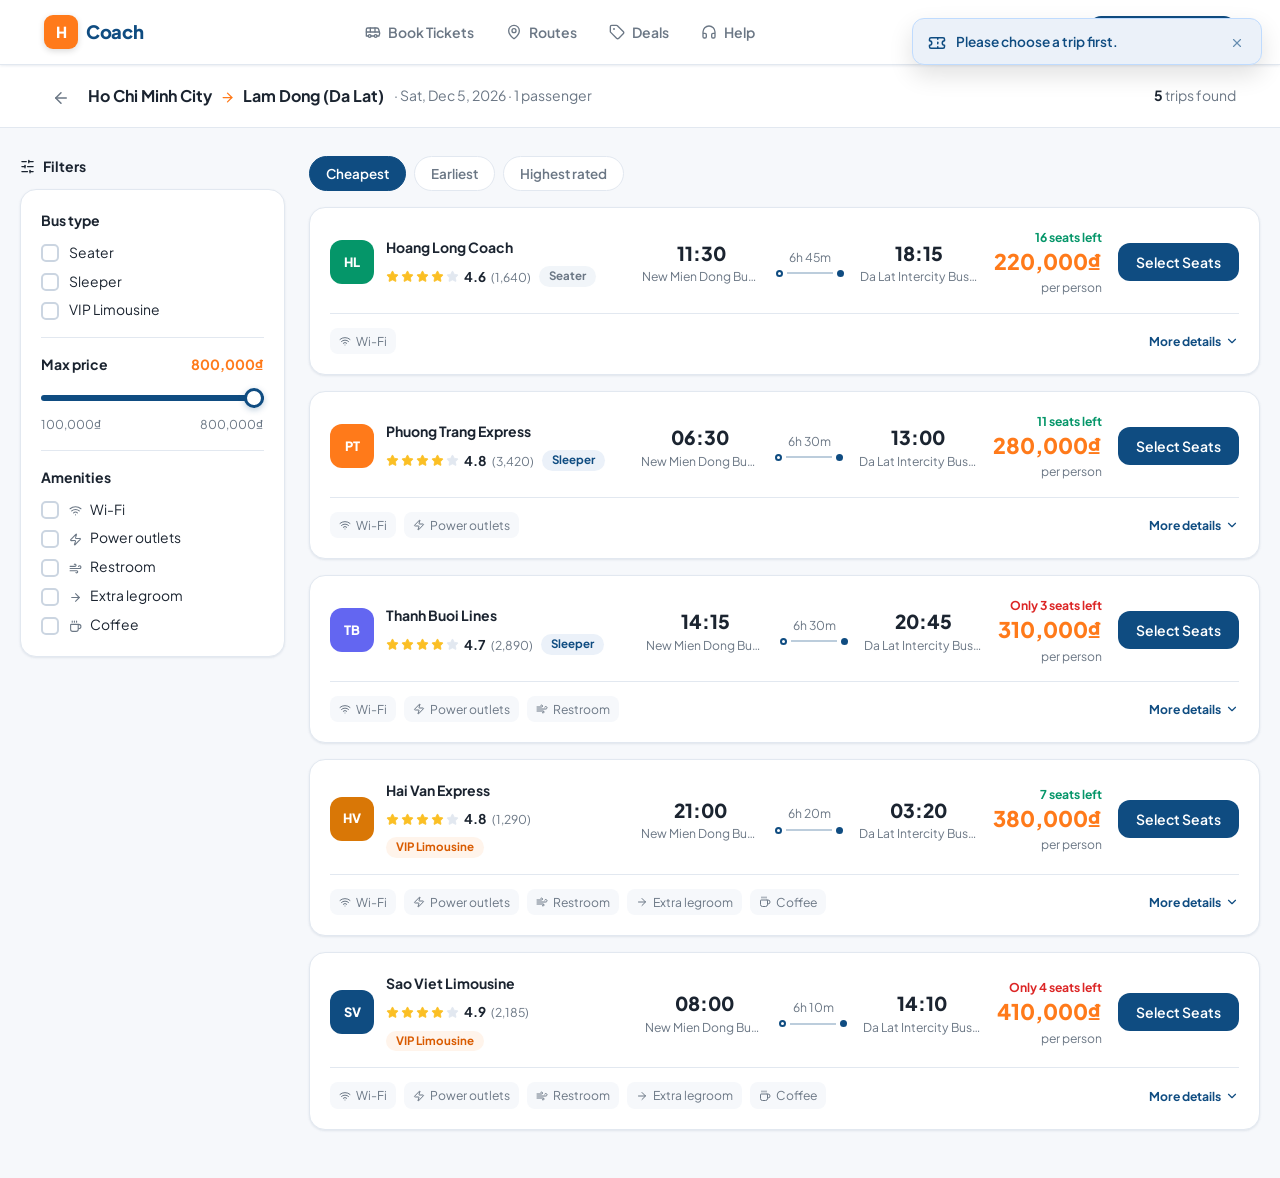
<file: hcoach/passenger.html>
<!DOCTYPE html>
<html lang="en">
<head>
  <meta charset="UTF-8" />
  <meta name="viewport" content="width=device-width, initial-scale=1.0" />
  <title>Passenger Details — H Coach Vietnam</title>
  <meta name="description" content="Enter passenger contact details and apply promo codes for your H Coach Vietnam booking." />

  <!-- Optional Google Font (gracefully falls back to system fonts offline) -->
  <link rel="preconnect" href="https://fonts.googleapis.com" />
  <link rel="preconnect" href="https://fonts.gstatic.com" crossorigin />
  <link href="https://fonts.googleapis.com/css2?family=Plus+Jakarta+Sans:wght@400;500;600;700;800&display=swap" rel="stylesheet" />

  <!-- CSS: nạp theo thứ tự -->
  <link rel="stylesheet" href="css/01-base.css" />
  <link rel="stylesheet" href="css/02-components.css" />
  <link rel="stylesheet" href="css/03-header.css" />
  <link rel="stylesheet" href="css/04-hero-search.css" />
  <link rel="stylesheet" href="css/05-home-sections.css" />
  <link rel="stylesheet" href="css/06-search-results.css" />
  <link rel="stylesheet" href="css/07-seat-map.css" />
  <link rel="stylesheet" href="css/08-payment-modals.css" />
</head>
<body data-page="passenger">
  <div id="app"></div>
  <div id="toast-container" aria-live="polite"></div>

  <!-- JS chung -->
  <script src="js/data/01-provinces-stations.js"></script>
  <script src="js/data/02-routes-promos-reviews.js"></script>
  <script src="js/core/03-state.js"></script>
  <script src="js/core/04-icons-illustrations.js"></script>
  <script src="js/core/05-toast-clipboard.js"></script>
  <script src="js/core/06-trip-seat-generator.js"></script>
  <script src="js/components/07-header-stepper-auth.js"></script>

  <!-- JS riêng của trang này -->
  <script src="js/screens/12-passenger-details.js"></script>

  <!-- Actions & khởi động trang -->
  <script src="js/16-actions.js"></script>
  <script src="js/17-main.js"></script>
</body>
</html>
</file>
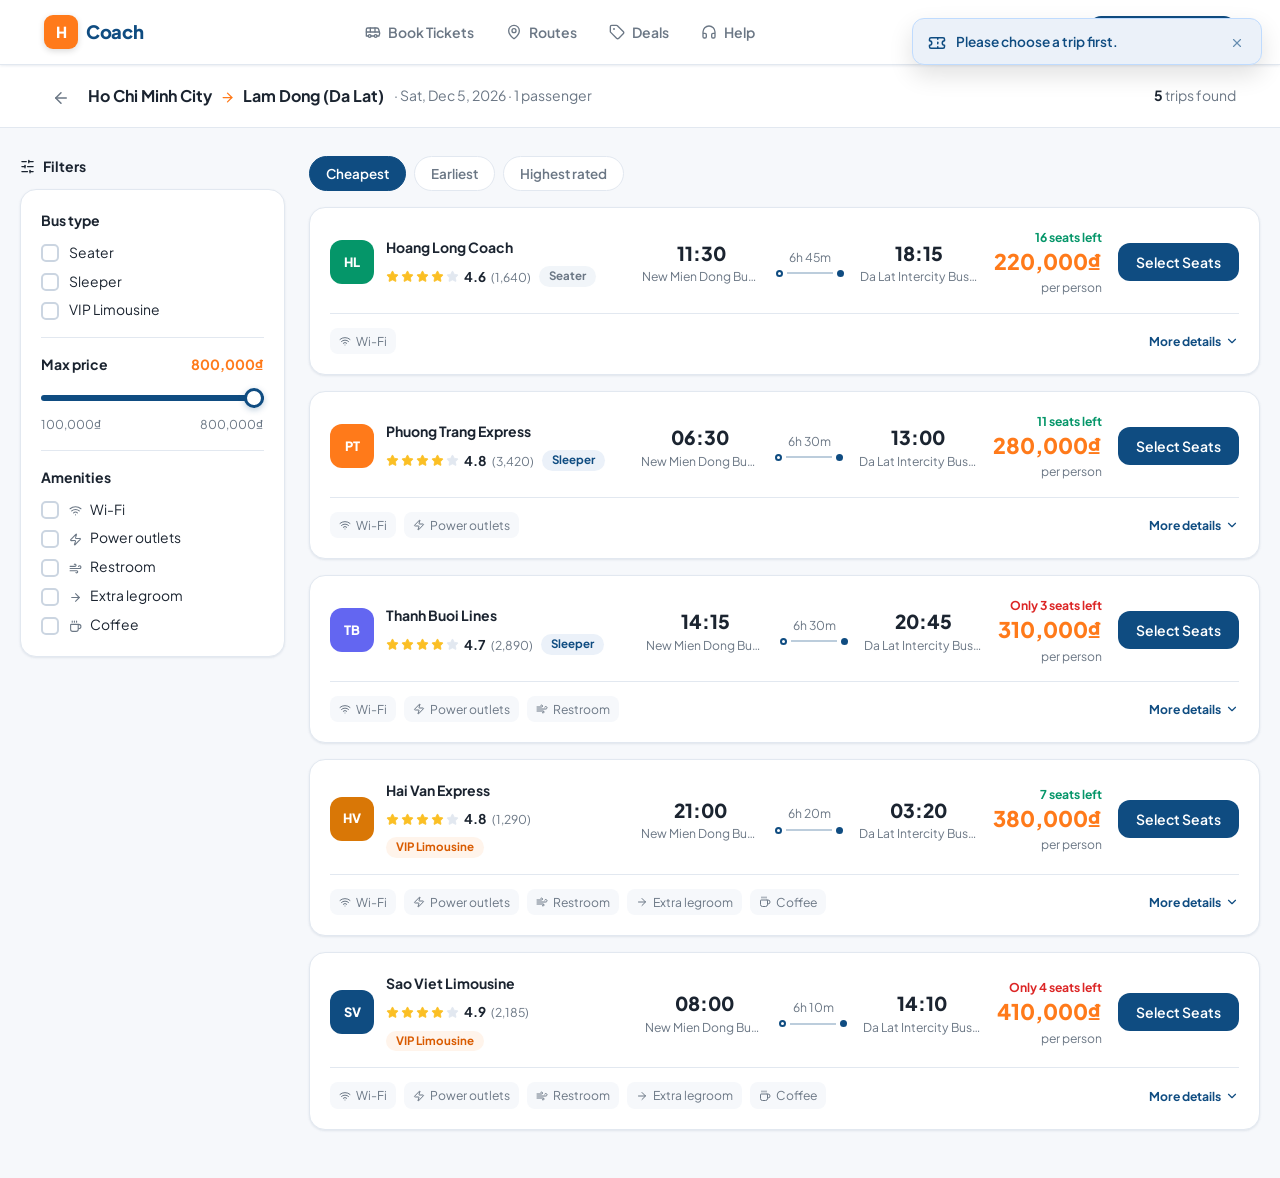
<file: hcoach/payment.html>
<!DOCTYPE html>
<html lang="en">
<head>
  <meta charset="UTF-8" />
  <meta name="viewport" content="width=device-width, initial-scale=1.0" />
  <title>Payment — H Coach Vietnam</title>
  <meta name="description" content="Complete your H Coach Vietnam bus ticket payment securely via Card, MoMo, ZaloPay, VietQR, or digital wallet." />

  <!-- Optional Google Font (gracefully falls back to system fonts offline) -->
  <link rel="preconnect" href="https://fonts.googleapis.com" />
  <link rel="preconnect" href="https://fonts.gstatic.com" crossorigin />
  <link href="https://fonts.googleapis.com/css2?family=Plus+Jakarta+Sans:wght@400;500;600;700;800&display=swap" rel="stylesheet" />

  <!-- CSS: nạp theo thứ tự -->
  <link rel="stylesheet" href="css/01-base.css" />
  <link rel="stylesheet" href="css/02-components.css" />
  <link rel="stylesheet" href="css/03-header.css" />
  <link rel="stylesheet" href="css/04-hero-search.css" />
  <link rel="stylesheet" href="css/05-home-sections.css" />
  <link rel="stylesheet" href="css/06-search-results.css" />
  <link rel="stylesheet" href="css/07-seat-map.css" />
  <link rel="stylesheet" href="css/08-payment-modals.css" />
</head>
<body data-page="payment">
  <div id="app"></div>
  <div id="toast-container" aria-live="polite"></div>

  <!-- JS chung -->
  <script src="js/data/01-provinces-stations.js"></script>
  <script src="js/data/02-routes-promos-reviews.js"></script>
  <script src="js/core/03-state.js"></script>
  <script src="js/core/04-icons-illustrations.js"></script>
  <script src="js/core/05-toast-clipboard.js"></script>
  <script src="js/core/06-trip-seat-generator.js"></script>
  <script src="js/components/07-header-stepper-auth.js"></script>

  <!-- JS riêng của trang này -->
  <script src="js/screens/13-payment.js"></script>

  <!-- Actions & khởi động trang -->
  <script src="js/16-actions.js"></script>
  <script src="js/17-main.js"></script>
</body>
</html>
</file>
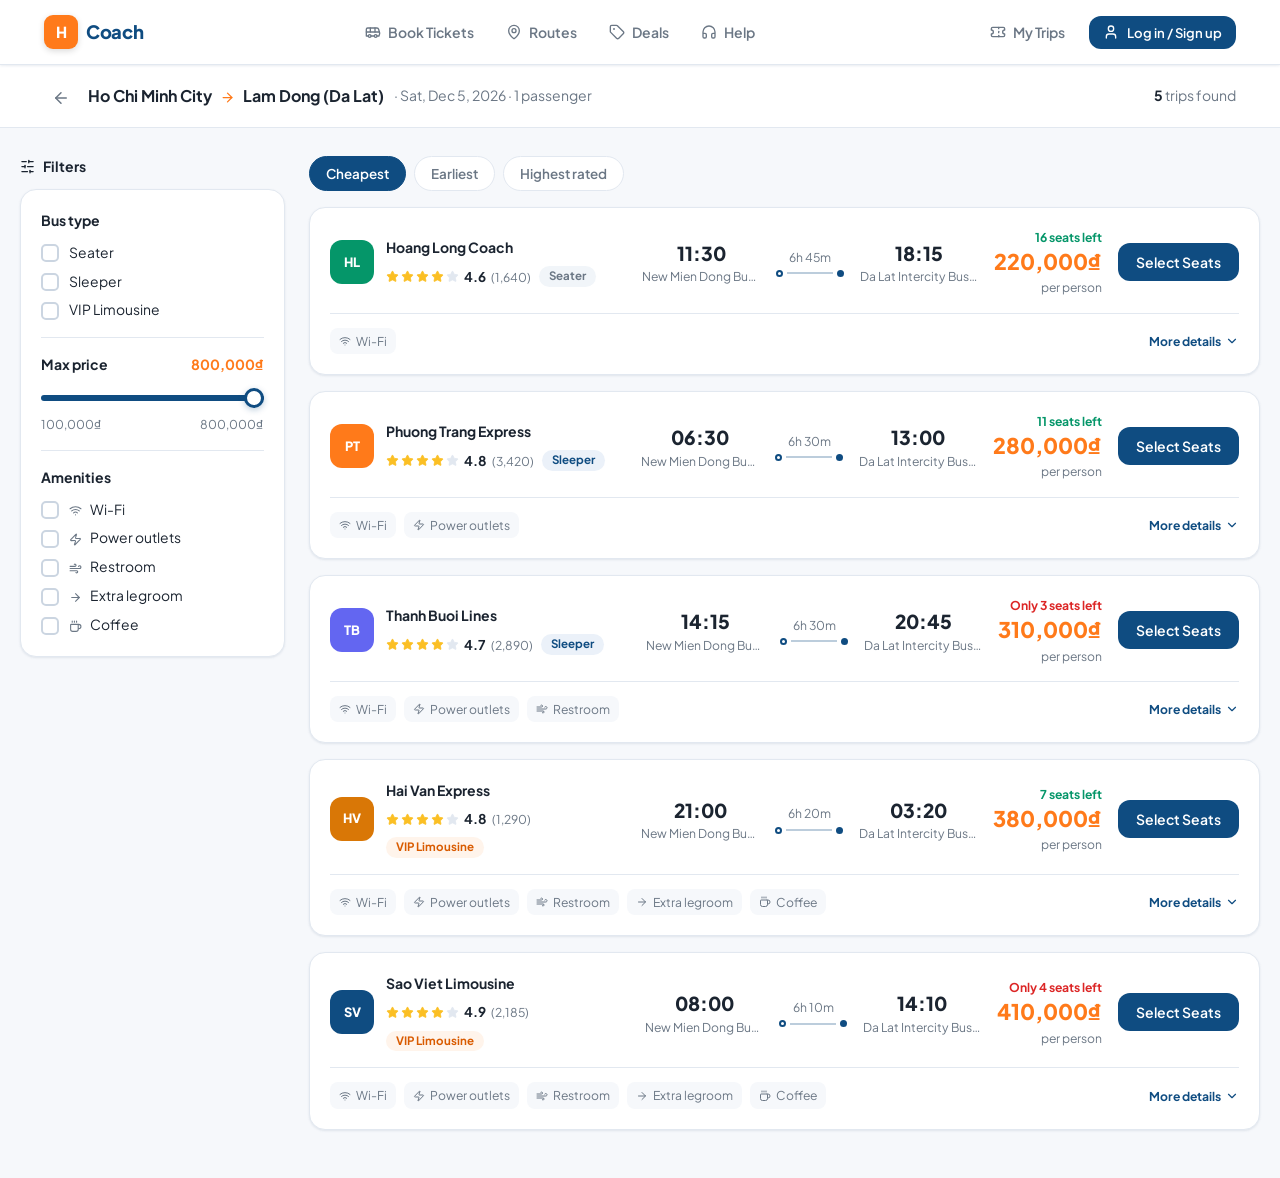
<file: hcoach/search.html>
<!DOCTYPE html>
<html lang="en">
<head>
  <meta charset="UTF-8" />
  <meta name="viewport" content="width=device-width, initial-scale=1.0" />
  <title>Search Trips — H Coach Vietnam</title>
  <meta name="description" content="Compare daily Vietnam intercity bus and VIP limousine schedules, prices, ratings, and amenities on H Coach." />

  <!-- Optional Google Font (gracefully falls back to system fonts offline) -->
  <link rel="preconnect" href="https://fonts.googleapis.com" />
  <link rel="preconnect" href="https://fonts.gstatic.com" crossorigin />
  <link href="https://fonts.googleapis.com/css2?family=Plus+Jakarta+Sans:wght@400;500;600;700;800&display=swap" rel="stylesheet" />

  <!-- CSS: nạp theo thứ tự -->
  <link rel="stylesheet" href="css/01-base.css" />
  <link rel="stylesheet" href="css/02-components.css" />
  <link rel="stylesheet" href="css/03-header.css" />
  <link rel="stylesheet" href="css/04-hero-search.css" />
  <link rel="stylesheet" href="css/05-home-sections.css" />
  <link rel="stylesheet" href="css/06-search-results.css" />
  <link rel="stylesheet" href="css/07-seat-map.css" />
  <link rel="stylesheet" href="css/08-payment-modals.css" />
</head>
<body data-page="search">
  <div id="app"></div>
  <div id="toast-container" aria-live="polite"></div>

  <!-- JS chung -->
  <script src="js/data/01-provinces-stations.js"></script>
  <script src="js/data/02-routes-promos-reviews.js"></script>
  <script src="js/core/03-state.js"></script>
  <script src="js/core/04-icons-illustrations.js"></script>
  <script src="js/core/05-toast-clipboard.js"></script>
  <script src="js/core/06-trip-seat-generator.js"></script>
  <script src="js/components/07-header-stepper-auth.js"></script>

  <!-- JS riêng của trang này -->
  <script src="js/screens/10-search-results.js"></script>

  <!-- Actions & khởi động trang -->
  <script src="js/16-actions.js"></script>
  <script src="js/17-main.js"></script>
</body>
</html>
</file>
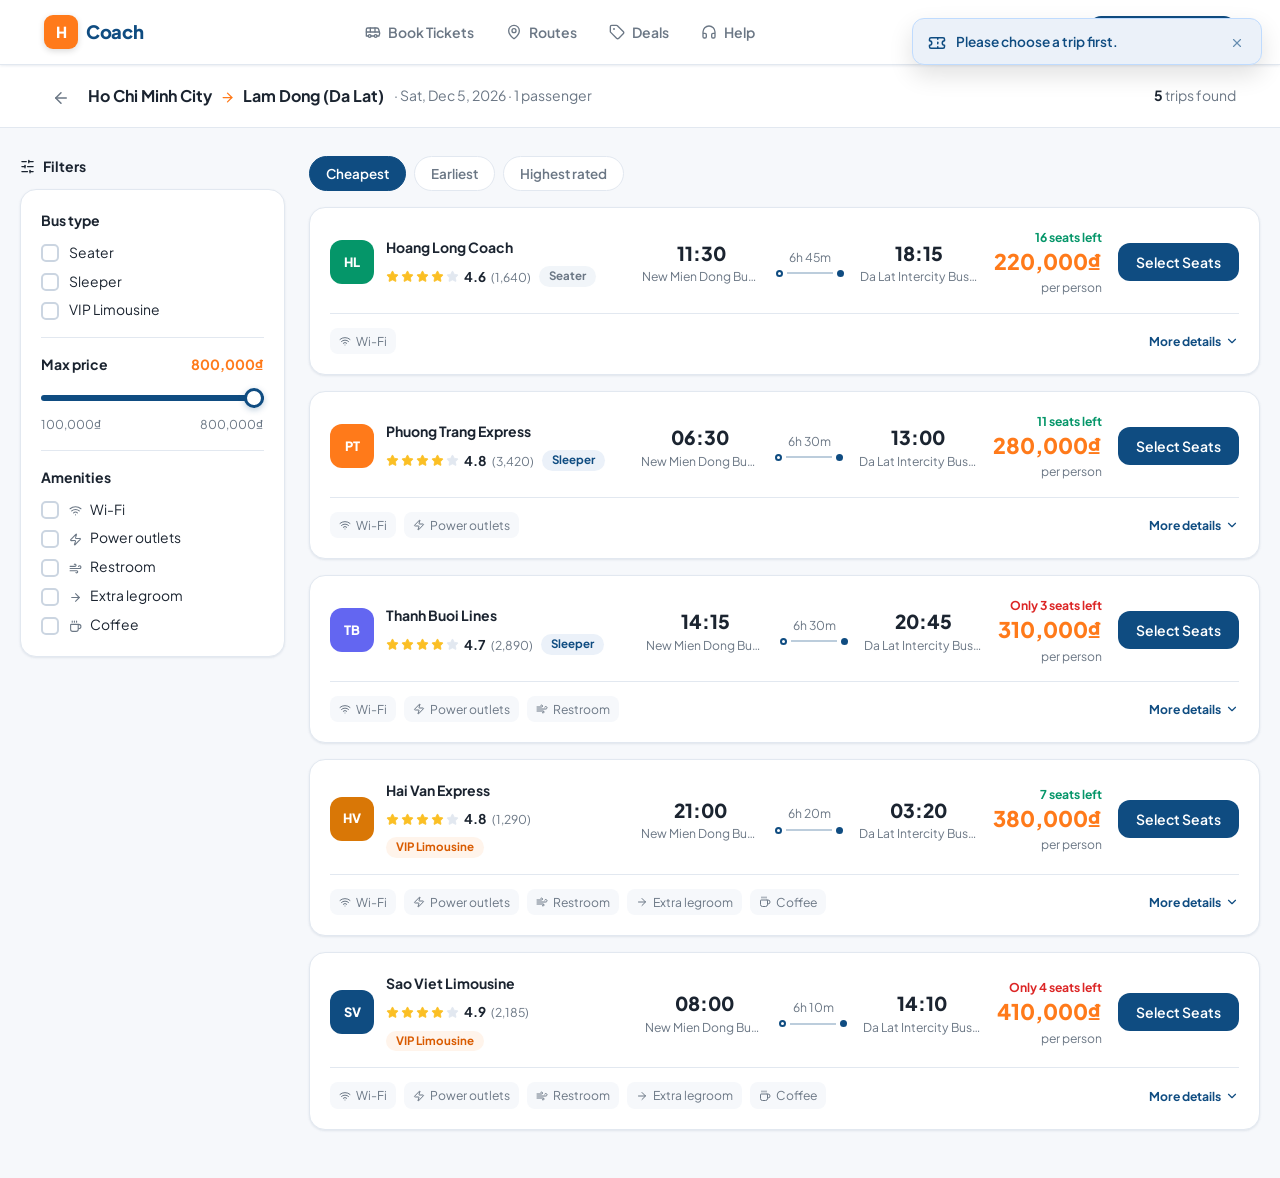
<file: hcoach/seats.html>
<!DOCTYPE html>
<html lang="en">
<head>
  <meta charset="UTF-8" />
  <meta name="viewport" content="width=device-width, initial-scale=1.0" />
  <title>Select Seats — H Coach Vietnam</title>
  <meta name="description" content="Choose your preferred lower or upper deck seat on the interactive H Coach Vietnam seat map." />

  <!-- Optional Google Font (gracefully falls back to system fonts offline) -->
  <link rel="preconnect" href="https://fonts.googleapis.com" />
  <link rel="preconnect" href="https://fonts.gstatic.com" crossorigin />
  <link href="https://fonts.googleapis.com/css2?family=Plus+Jakarta+Sans:wght@400;500;600;700;800&display=swap" rel="stylesheet" />

  <!-- CSS: nạp theo thứ tự -->
  <link rel="stylesheet" href="css/01-base.css" />
  <link rel="stylesheet" href="css/02-components.css" />
  <link rel="stylesheet" href="css/03-header.css" />
  <link rel="stylesheet" href="css/04-hero-search.css" />
  <link rel="stylesheet" href="css/05-home-sections.css" />
  <link rel="stylesheet" href="css/06-search-results.css" />
  <link rel="stylesheet" href="css/07-seat-map.css" />
  <link rel="stylesheet" href="css/08-payment-modals.css" />
</head>
<body data-page="seats">
  <div id="app"></div>
  <div id="toast-container" aria-live="polite"></div>

  <!-- JS chung -->
  <script src="js/data/01-provinces-stations.js"></script>
  <script src="js/data/02-routes-promos-reviews.js"></script>
  <script src="js/core/03-state.js"></script>
  <script src="js/core/04-icons-illustrations.js"></script>
  <script src="js/core/05-toast-clipboard.js"></script>
  <script src="js/core/06-trip-seat-generator.js"></script>
  <script src="js/components/07-header-stepper-auth.js"></script>

  <!-- JS riêng của trang này -->
  <script src="js/screens/11-seat-selection.js"></script>

  <!-- Actions & khởi động trang -->
  <script src="js/16-actions.js"></script>
  <script src="js/17-main.js"></script>
</body>
</html>
</file>
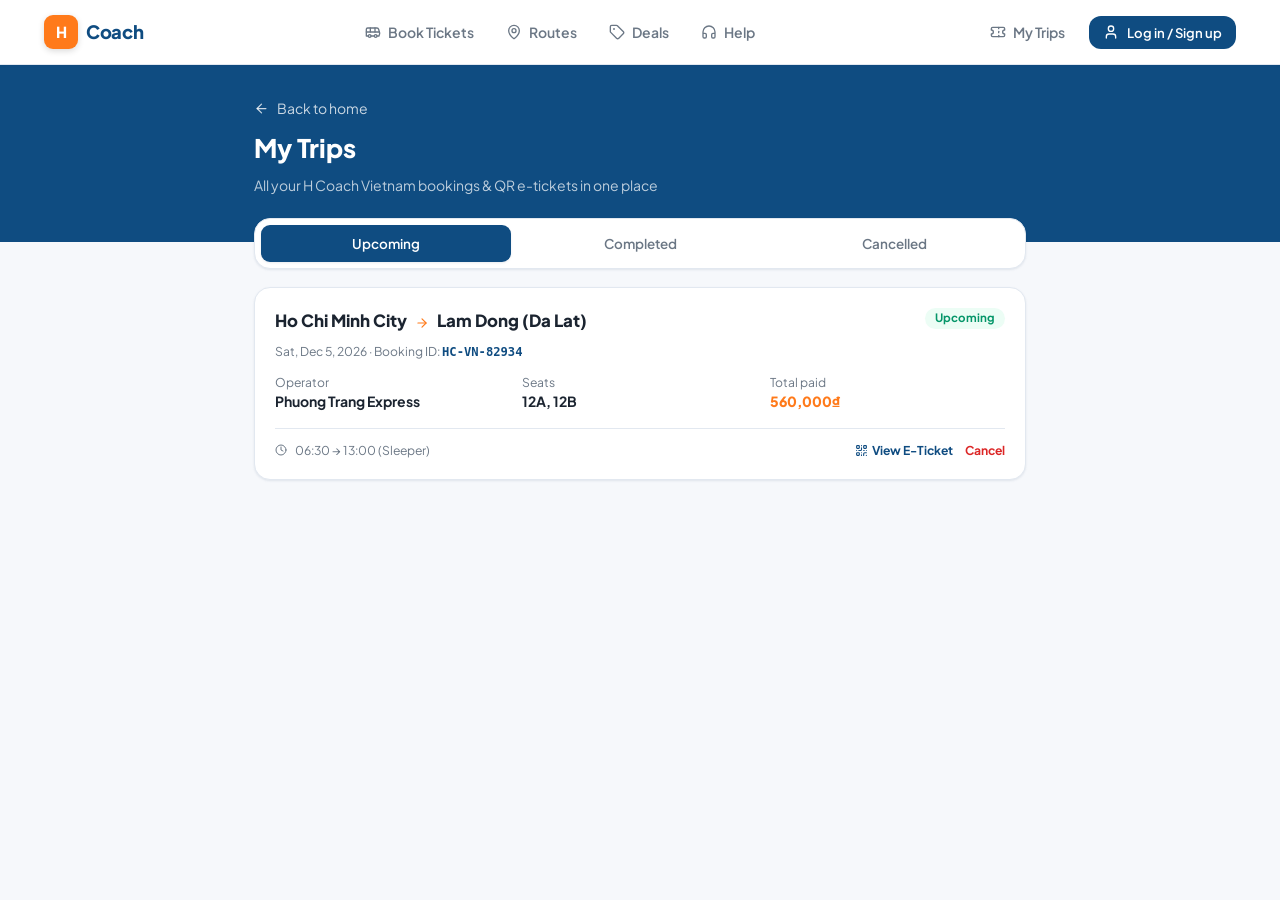
<file: hcoach/trips.html>
<!DOCTYPE html>
<html lang="en">
<head>
  <meta charset="UTF-8" />
  <meta name="viewport" content="width=device-width, initial-scale=1.0" />
  <title>My Trips — H Coach Vietnam</title>
  <meta name="description" content="Manage your upcoming, completed, and cancelled H Coach Vietnam bookings and QR e-tickets." />

  <!-- Optional Google Font (gracefully falls back to system fonts offline) -->
  <link rel="preconnect" href="https://fonts.googleapis.com" />
  <link rel="preconnect" href="https://fonts.gstatic.com" crossorigin />
  <link href="https://fonts.googleapis.com/css2?family=Plus+Jakarta+Sans:wght@400;500;600;700;800&display=swap" rel="stylesheet" />

  <!-- CSS: nạp theo thứ tự -->
  <link rel="stylesheet" href="css/01-base.css" />
  <link rel="stylesheet" href="css/02-components.css" />
  <link rel="stylesheet" href="css/03-header.css" />
  <link rel="stylesheet" href="css/04-hero-search.css" />
  <link rel="stylesheet" href="css/05-home-sections.css" />
  <link rel="stylesheet" href="css/06-search-results.css" />
  <link rel="stylesheet" href="css/07-seat-map.css" />
  <link rel="stylesheet" href="css/08-payment-modals.css" />
</head>
<body data-page="trips">
  <div id="app"></div>
  <div id="toast-container" aria-live="polite"></div>

  <!-- JS chung -->
  <script src="js/data/01-provinces-stations.js"></script>
  <script src="js/data/02-routes-promos-reviews.js"></script>
  <script src="js/core/03-state.js"></script>
  <script src="js/core/04-icons-illustrations.js"></script>
  <script src="js/core/05-toast-clipboard.js"></script>
  <script src="js/core/06-trip-seat-generator.js"></script>
  <script src="js/components/07-header-stepper-auth.js"></script>

  <!-- JS riêng của trang này -->
  <script src="js/screens/15-my-trips.js"></script>

  <!-- Actions & khởi động trang -->
  <script src="js/16-actions.js"></script>
  <script src="js/17-main.js"></script>
</body>
</html>
</file>
<file: hcoach/css/01-base.css>
/* =========================================================================
 * 1. DESIGN TOKENS & RESET
 * ========================================================================= */
:root {
  --navy: #0F4C81;
  --navy-dark: #0A3A64;
  --navy-soft: #EBF1F9;
  --orange: #FF7A1A;
  --orange-hover: #EA6A0E;
  --orange-soft: #FFF4EB;
  --bg: #F6F8FB;
  --card: #FFFFFF;
  --ink: #1B2430;
  --muted: #6B7785;
  --border: #E2E8F0;
  --success: #059669;
  --success-soft: #ECFDF5;
  --danger: #DC2626;
  --danger-soft: #FEF2F2;
  --radius-sm: 8px;
  --radius-md: 12px;
  --radius-lg: 16px;
  --radius-xl: 20px;
  --shadow-sm: 0 1px 3px rgba(15, 76, 129, 0.06), 0 1px 2px rgba(0, 0, 0, 0.04);
  --shadow-md: 0 6px 20px rgba(15, 76, 129, 0.08);
  --shadow-lg: 0 14px 32px rgba(15, 76, 129, 0.14);
  --font-sans: 'Plus Jakarta Sans', -apple-system, BlinkMacSystemFont, 'Segoe UI', Roboto, Helvetica, Arial, sans-serif;
}

*, *::before, *::after {
  box-sizing: border-box;
  margin: 0;
  padding: 0;
}

html {
  scroll-behavior: smooth;
  font-size: 16px;
  -webkit-tap-highlight-color: transparent;
}

body {
  font-family: var(--font-sans);
  background-color: var(--bg);
  color: var(--ink);
  line-height: 1.5;
  min-height: 100vh;
  overflow-x: hidden;
}

button, input, select {
  font-family: inherit;
  font-size: inherit;
  color: inherit;
}

button {
  cursor: pointer;
  border: none;
  background: transparent;
}

a {
  color: inherit;
  text-decoration: none;
}

svg {
  display: inline-block;
  vertical-align: middle;
  flex-shrink: 0;
}
</file>
<file: hcoach/css/02-components.css>
/* =========================================================================
 * 2. LAYOUT & COMMON COMPONENTS
 * ========================================================================= */
#app {
  min-height: 100vh;
  display: flex;
  flex-direction: column;
}

main {
  flex: 1;
}

.container {
  width: 100%;
  max-width: 1240px;
  margin: 0 auto;
  padding: 0 16px;
}

.container-md {
  width: 100%;
  max-width: 820px;
  margin: 0 auto;
  padding: 0 16px;
}

@media (min-width: 640px) {
  .container, .container-md { padding: 0 24px; }
}

.card {
  background: var(--card);
  border: 1px solid var(--border);
  border-radius: var(--radius-lg);
  box-shadow: var(--shadow-sm);
}

/* Buttons */
.btn {
  display: inline-flex;
  align-items: center;
  justify-content: center;
  gap: 8px;
  font-weight: 600;
  font-size: 0.875rem;
  padding: 10px 18px;
  border-radius: var(--radius-md);
  transition: all 0.18s ease;
  white-space: nowrap;
  user-select: none;
}

.btn:active:not(:disabled) {
  transform: scale(0.98);
}

.btn:disabled {
  opacity: 0.5;
  cursor: not-allowed;
  pointer-events: none;
}

.btn-lg {
  padding: 13px 24px;
  font-size: 0.95rem;
}

.btn-sm {
  padding: 8px 14px;
  font-size: 0.82rem;
}

.btn-full {
  width: 100%;
}

.btn-primary {
  background: var(--orange);
  color: #fff;
  box-shadow: 0 4px 12px rgba(255, 122, 26, 0.28);
}

.btn-primary:hover { background: var(--orange-hover); }

.btn-navy {
  background: var(--navy);
  color: #fff;
}

.btn-navy:hover { background: var(--navy-dark); }

.btn-outline {
  border: 1px solid rgba(15, 76, 129, 0.25);
  color: var(--navy);
  background: #fff;
}

.btn-outline:hover { background: var(--navy-soft); }

.btn-danger {
  background: var(--danger);
  color: #fff;
}

.btn-danger:hover { background: #B91C1C; }

/* Badges */
.badge {
  display: inline-flex;
  align-items: center;
  padding: 3px 10px;
  border-radius: 999px;
  font-size: 0.72rem;
  font-weight: 700;
  line-height: 1.3;
}

.badge-orange { background: var(--orange-soft); color: #D95B00; }
.badge-navy { background: var(--navy-soft); color: var(--navy); }
.badge-green { background: var(--success-soft); color: var(--success); }
.badge-gray { background: #F1F5F9; color: var(--muted); }
.badge-red { background: var(--danger-soft); color: var(--danger); }

/* Form Controls */
.field-label {
  display: block;
  font-size: 0.8rem;
  font-weight: 600;
  color: var(--ink);
  margin-bottom: 6px;
}

.field-label-muted {
  display: block;
  font-size: 0.75rem;
  font-weight: 600;
  color: var(--muted);
  margin-bottom: 5px;
}

.input-wrap {
  position: relative;
  display: flex;
  align-items: center;
}

.input-icon {
  position: absolute;
  left: 12px;
  color: var(--muted);
  pointer-events: none;
  display: flex;
}

.input {
  width: 100%;
  padding: 11px 14px;
  border-radius: var(--radius-md);
  border: 1px solid var(--border);
  background: var(--bg);
  font-size: 0.875rem;
  color: var(--ink);
  outline: none;
  transition: border-color 0.15s, box-shadow 0.15s, background 0.15s;
}

.input-with-icon {
  padding-left: 38px;
}

.input:focus {
  border-color: var(--navy);
  background: #fff;
  box-shadow: 0 0 0 3px rgba(15, 76, 129, 0.14);
}

.input:disabled {
  opacity: 0.65;
  cursor: not-allowed;
}
</file>
<file: hcoach/css/03-header.css>
/* =========================================================================
 * 3. HEADER & NAVIGATION
 * ========================================================================= */
.header {
  position: sticky;
  top: 0;
  z-index: 60;
  transition: background 0.25s, box-shadow 0.25s;
}

.header-navy {
  background: var(--navy);
  color: #fff;
}

.header-white {
  background: #fff;
  color: var(--ink);
  border-bottom: 1px solid var(--border);
  box-shadow: var(--shadow-sm);
}

.header-inner {
  height: 64px;
  display: flex;
  align-items: center;
  justify-content: space-between;
  gap: 16px;
}

.brand-btn {
  display: flex;
  align-items: center;
  gap: 8px;
}

.brand-badge {
  width: 34px;
  height: 34px;
  border-radius: 9px;
  background: var(--orange);
  color: #fff;
  font-weight: 900;
  font-size: 0.95rem;
  display: flex;
  align-items: center;
  justify-content: center;
  box-shadow: 0 2px 6px rgba(0, 0, 0, 0.15);
}

.brand-text {
  font-size: 1.15rem;
  font-weight: 800;
  letter-spacing: -0.02em;
}

.header-white .brand-text { color: var(--navy); }
.header-navy .brand-text { color: #fff; }

.nav-links {
  display: none;
  align-items: center;
  gap: 4px;
}

.nav-actions {
  display: none;
  align-items: center;
  gap: 10px;
}

.nav-link {
  padding: 8px 14px;
  border-radius: 10px;
  font-size: 0.875rem;
  font-weight: 600;
  transition: background 0.15s, color 0.15s;
  display: inline-flex;
  align-items: center;
  gap: 7px;
}

.header-navy .nav-link { color: rgba(255, 255, 255, 0.85); }
.header-navy .nav-link:hover { color: #fff; background: rgba(255, 255, 255, 0.12); }

.header-white .nav-link { color: var(--muted); }
.header-white .nav-link:hover { color: var(--navy); background: var(--navy-soft); }

.mobile-menu-btn {
  display: inline-flex;
  padding: 8px;
  border-radius: 10px;
}

.header-navy .mobile-menu-btn { color: #fff; }
.header-white .mobile-menu-btn { color: var(--ink); }

.mobile-drawer {
  background: #fff;
  color: var(--ink);
  border-top: 1px solid var(--border);
  padding: 12px 16px 20px;
  box-shadow: var(--shadow-lg);
  display: flex;
  flex-direction: column;
  gap: 4px;
}

.mobile-drawer-link {
  text-align: left;
  padding: 12px 14px;
  border-radius: 10px;
  font-weight: 600;
  font-size: 0.9rem;
  color: var(--ink);
  display: flex;
  align-items: center;
  gap: 8px;
}

.mobile-drawer-link:hover { background: var(--bg); }

@media (min-width: 768px) {
  .nav-links, .nav-actions { display: flex; }
  .mobile-menu-btn, .mobile-drawer { display: none !important; }
}
</file>
<file: hcoach/css/04-hero-search.css>
/* =========================================================================
 * 4. HERO & FLOATING SEARCH CARD (HOME)
 * ========================================================================= */
.hero {
  background: linear-gradient(135deg, #0A3A64 0%, #0F4C81 55%, #165D9A 100%);
  color: #fff;
  position: relative;
  overflow: hidden;
  padding: 44px 0 110px;
}

.hero::before {
  content: '';
  position: absolute;
  inset: 0;
  background-image: radial-gradient(rgba(255, 255, 255, 0.08) 1px, transparent 1px);
  background-size: 26px 26px;
  pointer-events: none;
}

.hero-grid {
  position: relative;
  display: grid;
  grid-template-columns: 1fr;
  gap: 32px;
  align-items: center;
}

@media (min-width: 1024px) {
  .hero { padding: 54px 0 124px; }
  .hero-grid { grid-template-columns: 1.02fr 0.98fr; }
}

.hero-pill {
  display: inline-flex;
  align-items: center;
  gap: 8px;
  background: rgba(255, 255, 255, 0.14);
  border: 1px solid rgba(255, 255, 255, 0.18);
  padding: 7px 14px;
  border-radius: 999px;
  font-size: 0.8rem;
  font-weight: 600;
  margin-bottom: 20px;
}

.pulse-dot {
  width: 8px;
  height: 8px;
  border-radius: 50%;
  background: var(--orange);
  animation: pulseAnim 1.8s infinite;
}

.hero-title {
  font-size: 2.15rem;
  font-weight: 800;
  line-height: 1.16;
  margin-bottom: 14px;
  letter-spacing: -0.02em;
}

@media (min-width: 640px) {
  .hero-title { font-size: 2.85rem; }
}

.hero-desc {
  font-size: 1rem;
  color: rgba(255, 255, 255, 0.82);
  max-width: 540px;
  margin-bottom: 28px;
  line-height: 1.6;
}

.hero-stats {
  display: flex;
  align-items: center;
  gap: 24px;
  flex-wrap: wrap;
}

.hero-stat-val {
  font-size: 1.45rem;
  font-weight: 800;
  line-height: 1.2;
}

.hero-stat-lbl {
  font-size: 0.76rem;
  color: rgba(255, 255, 255, 0.68);
  font-weight: 500;
}

.hero-stat-div {
  width: 1px;
  height: 30px;
  background: rgba(255, 255, 255, 0.2);
}

.hero-art {
  display: none;
}

@media (min-width: 1024px) {
  .hero-art { display: block; }
}

/* Search Card */
.search-float-wrap {
  position: relative;
  z-index: 40;
  margin-top: -64px;
}

.search-card {
  background: #fff;
  border: 1px solid var(--border);
  border-radius: var(--radius-xl);
  box-shadow: var(--shadow-lg);
  padding: 20px;
}

.search-row {
  display: flex;
  flex-direction: column;
  gap: 14px;
}

@media (min-width: 1024px) {
  .search-card { padding: 24px; }
  .search-row {
    flex-direction: row;
    align-items: flex-end;
  }
}

.search-cities {
  display: flex;
  flex-direction: column;
  gap: 10px;
  flex: 1.35;
}

@media (min-width: 640px) {
  .search-cities {
    flex-direction: row;
    align-items: flex-end;
  }
}

.swap-btn {
  width: 42px;
  height: 42px;
  border-radius: 12px;
  border: 1px solid var(--border);
  background: var(--bg);
  color: var(--navy);
  display: inline-flex;
  align-items: center;
  justify-content: center;
  transition: all 0.15s;
  align-self: center;
  flex-shrink: 0;
}

.swap-btn:hover { background: var(--navy-soft); border-color: rgba(15, 76, 129, 0.3); }

@media (min-width: 640px) {
  .swap-btn { align-self: flex-end; }
}

.search-meta-grid {
  display: grid;
  grid-template-columns: 1fr 1fr;
  gap: 10px;
  flex: 1.1;
}

@media (min-width: 640px) {
  .search-meta-grid {
    grid-template-columns: 1fr 1fr 0.9fr;
  }
}

.pax-col {
  grid-column: span 2;
}

@media (min-width: 640px) {
  .pax-col { grid-column: span 1; }
}

.search-box-btn {
  width: 100%;
  height: 44px;
  padding: 0 12px;
  border-radius: var(--radius-md);
  border: 1px solid var(--border);
  background: var(--bg);
  display: flex;
  align-items: center;
  justify-content: space-between;
  gap: 8px;
  text-align: left;
  transition: border-color 0.15s;
}

.search-box-btn:hover { border-color: rgba(15, 76, 129, 0.45); }

.search-box-val {
  font-size: 0.875rem;
  font-weight: 600;
  color: var(--ink);
  overflow: hidden;
  text-overflow: ellipsis;
  white-space: nowrap;
}

.date-input-box {
  height: 44px;
  padding: 0 10px;
  border-radius: var(--radius-md);
  border: 1px solid var(--border);
  background: var(--bg);
  display: flex;
  align-items: center;
  gap: 6px;
}

.date-input-box input {
  width: 100%;
  min-width: 0;
  border: none;
  background: transparent;
  font-size: 0.84rem;
  font-weight: 600;
  outline: none;
}

.pax-box {
  height: 44px;
  padding: 0 10px;
  border-radius: var(--radius-md);
  border: 1px solid var(--border);
  background: var(--bg);
  display: flex;
  align-items: center;
  justify-content: space-between;
  gap: 6px;
}

.pax-step-btn {
  width: 26px;
  height: 26px;
  border-radius: 50%;
  border: 1px solid var(--border);
  background: #fff;
  color: var(--muted);
  display: inline-flex;
  align-items: center;
  justify-content: center;
}

.pax-step-btn:hover { background: var(--navy-soft); color: var(--navy); }

/* City Dropdown */
.city-picker {
  position: relative;
  flex: 1;
  min-width: 0;
}

.city-dropdown {
  position: absolute;
  top: calc(100% + 8px);
  left: 0;
  width: 100%;
  min-width: 270px;
  max-width: 340px;
  background: #fff;
  border: 1px solid var(--border);
  border-radius: var(--radius-lg);
  box-shadow: var(--shadow-lg);
  z-index: 80;
  overflow: hidden;
  animation: fadeSlide 0.16s ease;
}

.city-dropdown-search {
  padding: 10px;
  border-bottom: 1px solid var(--border);
  background: #fff;
}

.city-dropdown-list {
  max-height: 260px;
  overflow-y: auto;
}

.city-group-hdr {
  padding: 7px 14px;
  font-size: 0.7rem;
  font-weight: 700;
  text-transform: uppercase;
  letter-spacing: 0.05em;
  color: var(--muted);
  background: var(--bg);
  position: sticky;
  top: 0;
}

.city-opt {
  width: 100%;
  text-align: left;
  padding: 10px 14px;
  font-size: 0.87rem;
  display: flex;
  align-items: center;
  justify-content: space-between;
  gap: 8px;
  border-bottom: 1px solid #F8FAFC;
  transition: background 0.12s;
}

.city-opt:hover { background: var(--bg); }
.city-opt.active { background: var(--navy-soft); color: var(--navy); font-weight: 700; }
</file>
<file: hcoach/css/05-home-sections.css>
/* =========================================================================
 * 5. HOME SECTIONS
 * ========================================================================= */
.section {
  padding: 56px 0;
}

.section-white {
  background: #fff;
  border-top: 1px solid var(--border);
  border-bottom: 1px solid var(--border);
}

.section-hdr {
  display: flex;
  flex-wrap: wrap;
  align-items: flex-end;
  justify-content: space-between;
  gap: 12px;
  margin-bottom: 28px;
}

.section-title {
  font-size: 1.5rem;
  font-weight: 800;
  color: var(--ink);
  letter-spacing: -0.015em;
}

.section-sub {
  font-size: 0.9rem;
  color: var(--muted);
  margin-top: 4px;
}

.grid-3 {
  display: grid;
  grid-template-columns: 1fr;
  gap: 20px;
}

.grid-4 {
  display: grid;
  grid-template-columns: 1fr;
  gap: 20px;
}

@media (min-width: 640px) {
  .grid-3 { grid-template-columns: repeat(2, 1fr); }
  .grid-4 { grid-template-columns: repeat(2, 1fr); }
}

@media (min-width: 1024px) {
  .grid-3 { grid-template-columns: repeat(3, 1fr); }
  .grid-4 { grid-template-columns: repeat(4, 1fr); }
}

/* Popular Route Cards */
.route-card {
  position: relative;
  height: 196px;
  border-radius: var(--radius-lg);
  overflow: hidden;
  border: 1px solid var(--border);
  box-shadow: var(--shadow-sm);
  text-align: left;
  width: 100%;
  display: block;
  transition: transform 0.22s ease, box-shadow 0.22s ease;
}

.route-card:hover {
  transform: translateY(-4px);
  box-shadow: var(--shadow-lg);
}

.route-bg-svg, .route-bg-img-wrap {
  position: absolute;
  inset: 0;
  width: 100%;
  height: 100%;
}

.route-bg-svg svg, .route-bg-img {
  width: 100%;
  height: 100%;
  object-fit: cover;
  transition: transform 0.5s ease, opacity 0.45s ease;
}

.route-card:hover .route-bg-svg svg,
.route-card:hover .route-bg-img {
  transform: scale(1.06);
}

.route-bg-img { opacity: 0; }
.route-bg-img.loaded { opacity: 1; }

.route-overlay {
  position: absolute;
  inset: 0;
  background: linear-gradient(180deg, rgba(15, 76, 129, 0.08) 0%, rgba(15, 76, 129, 0.32) 48%, rgba(10, 42, 74, 0.92) 100%);
}

.route-tag {
  position: absolute;
  top: 12px;
  left: 12px;
  z-index: 2;
}

.route-info {
  position: absolute;
  left: 16px;
  right: 16px;
  bottom: 14px;
  z-index: 2;
  display: flex;
  align-items: flex-end;
  justify-content: space-between;
  gap: 10px;
}

.route-name {
  color: rgba(255, 255, 255, 0.96);
  font-size: 0.82rem;
  font-weight: 600;
  margin-bottom: 3px;
}

.route-dur {
  color: #fff;
  font-size: 0.86rem;
  font-weight: 700;
  display: flex;
  align-items: center;
  gap: 5px;
}

.route-price-lbl {
  color: rgba(255, 255, 255, 0.78);
  font-size: 0.7rem;
  text-align: right;
}

.route-price {
  color: #FF9447;
  font-size: 1.2rem;
  font-weight: 800;
  line-height: 1.1;
  text-align: right;
}

/* Feature Cards */
.feature-card {
  background: var(--bg);
  border: 1px solid var(--border);
  border-radius: var(--radius-lg);
  padding: 24px;
}

.feature-icon {
  width: 48px;
  height: 48px;
  border-radius: 13px;
  display: flex;
  align-items: center;
  justify-content: center;
  margin-bottom: 16px;
}

/* Promo Cards */
.promo-card {
  border-radius: var(--radius-lg);
  padding: 24px;
  color: #fff;
  position: relative;
  overflow: hidden;
  box-shadow: var(--shadow-md);
}

.promo-circle-1 {
  position: absolute;
  right: -24px;
  top: -24px;
  width: 96px;
  height: 96px;
  border-radius: 50%;
  background: rgba(255, 255, 255, 0.12);
}

.promo-circle-2 {
  position: absolute;
  right: -10px;
  bottom: -36px;
  width: 126px;
  height: 126px;
  border-radius: 50%;
  background: rgba(255, 255, 255, 0.07);
}

.promo-code-btn {
  display: inline-flex;
  align-items: center;
  gap: 8px;
  padding: 7px 14px;
  border-radius: 10px;
  background: rgba(255, 255, 255, 0.2);
  border: 1px solid rgba(255, 255, 255, 0.35);
  color: #fff;
  font-family: ui-monospace, SFMono-Regular, Menlo, monospace;
  font-weight: 700;
  font-size: 0.86rem;
  letter-spacing: 0.08em;
  transition: background 0.15s;
}

.promo-code-btn:hover { background: rgba(255, 255, 255, 0.3); }

/* FOMO Deal Timers & Claimed Progress Bars */
.deals-live-pill {
  display: inline-flex;
  align-items: center;
  gap: 8px;
  padding: 6px 13px;
  border-radius: 999px;
  background: var(--danger-soft);
  border: 1px solid #FECACA;
  color: #B91C1C;
  font-size: 0.78rem;
  font-weight: 700;
}

.deals-live-dot {
  width: 8px;
  height: 8px;
  border-radius: 50%;
  background: #EF4444;
  box-shadow: 0 0 0 3px rgba(239, 68, 68, 0.22);
  animation: pulseAnim 1.4s infinite;
}

.deal-top-row {
  display: flex;
  align-items: center;
  justify-content: space-between;
  gap: 8px;
  margin-bottom: 14px;
}

.deal-timer-pill {
  display: inline-flex;
  align-items: center;
  gap: 6px;
  padding: 5px 10px;
  border-radius: 999px;
  background: rgba(15, 23, 42, 0.24);
  backdrop-filter: blur(6px);
  -webkit-backdrop-filter: blur(6px);
  border: 1px solid rgba(255, 255, 255, 0.26);
  font-size: 0.74rem;
  font-weight: 700;
  color: #fff;
  white-space: nowrap;
}

.deal-timer-dot {
  width: 6px;
  height: 6px;
  border-radius: 50%;
  background: #FDE047;
  animation: pulseAnim 1.2s infinite;
}

.deal-timer {
  font-family: ui-monospace, SFMono-Regular, Menlo, Consolas, monospace;
  font-variant-numeric: tabular-nums;
  letter-spacing: 0.03em;
}

.deal-progress-wrap {
  margin-bottom: 16px;
}

.deal-progress-meta {
  display: flex;
  align-items: center;
  justify-content: space-between;
  font-size: 0.72rem;
  font-weight: 600;
  color: rgba(255, 255, 255, 0.88);
  margin-bottom: 6px;
}

.deal-progress-bar {
  width: 100%;
  height: 6px;
  border-radius: 999px;
  background: rgba(255, 255, 255, 0.22);
  overflow: hidden;
}

.deal-progress-fill {
  height: 100%;
  border-radius: 999px;
  background: linear-gradient(90deg, rgba(255, 255, 255, 0.82), #FEF08A);
}

/* Testimonial Infinite Marquee (Right to Left) */
.testimonial-marquee {
  position: relative;
  overflow: hidden;
  padding: 8px 0 14px;
  -webkit-mask-image: linear-gradient(to right, transparent 0%, #000 7%, #000 93%, transparent 100%);
  mask-image: linear-gradient(to right, transparent 0%, #000 7%, #000 93%, transparent 100%);
}

.testimonial-track {
  display: flex;
  width: max-content;
  will-change: transform;
  animation: marquee 36s linear infinite;
}

.testimonial-marquee:hover .testimonial-track {
  animation-play-state: paused;
}

.testimonial-item {
  width: min(360px, 82vw);
  flex-shrink: 0;
  margin-right: 20px;
  display: flex;
  flex-direction: column;
  justify-content: space-between;
  transition: transform 0.2s ease, box-shadow 0.2s ease;
}

.testimonial-item:hover {
  transform: translateY(-2px);
  box-shadow: var(--shadow-md);
}

@keyframes marquee {
  0% { transform: translate3d(0, 0, 0); }
  100% { transform: translate3d(-50%, 0, 0); }
}

/* Custom Smooth Price Range Slider */
.price-slider {
  -webkit-appearance: none;
  appearance: none;
  width: 100%;
  height: 6px;
  border-radius: 999px;
  outline: none;
  cursor: pointer;
  touch-action: none;
  background: linear-gradient(
    to right,
    var(--navy) 0%,
    var(--navy) var(--val, 100%),
    #E2E8F0 var(--val, 100%),
    #E2E8F0 100%
  );
}

.price-slider::-webkit-slider-thumb {
  -webkit-appearance: none;
  appearance: none;
  width: 20px;
  height: 20px;
  border-radius: 50%;
  background: #fff;
  border: 3px solid var(--navy);
  box-shadow: 0 2px 6px rgba(15, 76, 129, 0.28);
  cursor: grab;
  transition: transform 0.15s ease, box-shadow 0.15s ease;
}

.price-slider::-webkit-slider-thumb:hover {
  transform: scale(1.14);
  box-shadow: 0 3px 10px rgba(15, 76, 129, 0.36);
}

.price-slider::-webkit-slider-thumb:active {
  cursor: grabbing;
  transform: scale(1.2);
  background: var(--navy);
}

.price-slider::-moz-range-thumb {
  width: 20px;
  height: 20px;
  border-radius: 50%;
  background: #fff;
  border: 3px solid var(--navy);
  box-shadow: 0 2px 6px rgba(15, 76, 129, 0.28);
  cursor: grab;
  transition: transform 0.15s ease, box-shadow 0.15s ease;
}

.price-slider::-moz-range-thumb:hover {
  transform: scale(1.14);
}

.price-slider::-moz-range-thumb:active {
  cursor: grabbing;
  transform: scale(1.2);
  background: var(--navy);
}

/* Steps */
.step-box {
  display: flex;
  flex-direction: column;
  align-items: center;
  text-align: center;
}

.step-icon-wrap {
  position: relative;
  width: 76px;
  height: 76px;
  border-radius: 20px;
  background: var(--navy-soft);
  color: var(--navy);
  display: flex;
  align-items: center;
  justify-content: center;
  margin-bottom: 18px;
}

.step-num {
  position: absolute;
  top: -8px;
  right: -8px;
  width: 28px;
  height: 28px;
  border-radius: 50%;
  background: var(--orange);
  color: #fff;
  font-size: 0.78rem;
  font-weight: 800;
  display: flex;
  align-items: center;
  justify-content: center;
  box-shadow: 0 2px 6px rgba(0, 0, 0, 0.18);
}

/* Partners Strip */
.partners-strip {
  background: #fff;
  border-top: 1px solid var(--border);
  border-bottom: 1px solid var(--border);
  padding: 36px 0;
}

.partners-list {
  display: flex;
  flex-wrap: wrap;
  align-items: center;
  justify-content: center;
  gap: 28px;
}

.partner-pill {
  display: inline-flex;
  align-items: center;
  gap: 10px;
  font-weight: 700;
  font-size: 0.9rem;
  color: var(--muted);
}

.partner-badge {
  width: 30px;
  height: 30px;
  border-radius: 8px;
  color: #fff;
  font-size: 0.72rem;
  font-weight: 900;
  display: flex;
  align-items: center;
  justify-content: center;
}

/* App Download Banner */
.app-banner {
  background: linear-gradient(135deg, #0A3A64 0%, #0F4C81 70%, #165D9A 100%);
  border-radius: var(--radius-xl);
  padding: 32px;
  color: #fff;
  display: flex;
  flex-direction: column;
  align-items: center;
  justify-content: space-between;
  gap: 28px;
  position: relative;
  overflow: hidden;
  box-shadow: var(--shadow-lg);
}

@media (min-width: 900px) {
  .app-banner {
    flex-direction: row;
    padding: 44px 48px;
  }
}

.app-store-btn {
  display: inline-flex;
  align-items: center;
  gap: 8px;
  padding: 11px 18px;
  border-radius: 12px;
  font-size: 0.875rem;
  font-weight: 700;
  transition: all 0.15s;
}

/* Footer */
.footer {
  background: var(--ink);
  color: #fff;
  padding: 48px 0 28px;
}

.footer-grid {
  display: grid;
  grid-template-columns: repeat(2, 1fr);
  gap: 32px;
  margin-bottom: 32px;
}

@media (min-width: 768px) {
  .footer-grid { grid-template-columns: 1.4fr 1fr 1fr 1fr; }
}

.footer-col-full { grid-column: span 2; }
@media (min-width: 768px) { .footer-col-full { grid-column: span 1; } }

.footer-links {
  list-style: none;
  display: flex;
  flex-direction: column;
  gap: 8px;
  font-size: 0.86rem;
  color: rgba(255, 255, 255, 0.58);
}

.footer-links a:hover { color: #fff; }
</file>
<file: hcoach/css/06-search-results.css>
/* =========================================================================
 * 6. SEARCH RESULTS SCREEN
 * ========================================================================= */
.sub-bar {
  position: sticky;
  top: 64px;
  z-index: 35;
  background: #fff;
  border-bottom: 1px solid var(--border);
  padding: 12px 0;
}

.sub-bar-inner {
  display: flex;
  flex-wrap: wrap;
  align-items: center;
  gap: 10px;
}

.search-layout {
  display: flex;
  gap: 24px;
  padding: 28px 0 48px;
}

.filter-sidebar {
  display: none;
  width: 265px;
  flex-shrink: 0;
}

@media (min-width: 900px) {
  .filter-sidebar { display: block; }
}

.mobile-filter-btn {
  display: inline-flex;
}

@media (min-width: 900px) {
  .mobile-filter-btn { display: none; }
}

.results-col {
  flex: 1;
  min-width: 0;
  display: flex;
  flex-direction: column;
  gap: 16px;
}

.sort-bar {
  display: flex;
  flex-wrap: wrap;
  gap: 8px;
}

.sort-pill {
  padding: 8px 16px;
  border-radius: 999px;
  font-size: 0.84rem;
  font-weight: 600;
  background: #fff;
  border: 1px solid var(--border);
  color: var(--muted);
  transition: all 0.15s;
}

.sort-pill.active {
  background: var(--navy);
  border-color: var(--navy);
  color: #fff;
}

.trip-card-top {
  display: flex;
  flex-direction: column;
  gap: 16px;
}

@media (min-width: 680px) {
  .trip-card-top {
    flex-direction: row;
    align-items: center;
  }
}

.check-row {
  display: flex;
  align-items: center;
  gap: 10px;
  cursor: pointer;
  font-size: 0.87rem;
  user-select: none;
}

.check-box {
  width: 18px;
  height: 18px;
  border-radius: 5px;
  border: 2px solid #CBD5E1;
  background: #fff;
  display: flex;
  align-items: center;
  justify-content: center;
  flex-shrink: 0;
  transition: all 0.15s;
}

.check-box.checked {
  background: var(--navy);
  border-color: var(--navy);
  color: #fff;
}
</file>
<file: hcoach/css/07-seat-map.css>
/* =========================================================================
 * 7. STEPPER & SEAT MAP
 * ========================================================================= */
.stepper {
  display: flex;
  align-items: center;
  width: 100%;
  max-width: 560px;
}

.step-item {
  display: flex;
  align-items: center;
}

.step-item.grow { flex: 1; }

.step-circle {
  width: 30px;
  height: 30px;
  border-radius: 50%;
  display: flex;
  align-items: center;
  justify-content: center;
  font-size: 0.8rem;
  font-weight: 700;
  flex-shrink: 0;
  background: #F1F5F9;
  color: var(--muted);
}

.step-circle.done { background: var(--success); color: #fff; }
.step-circle.active { background: var(--navy); color: #fff; }

.step-label {
  display: none;
  margin-left: 8px;
  font-size: 0.78rem;
  font-weight: 700;
  white-space: nowrap;
  color: var(--muted);
}

@media (min-width: 560px) { .step-label { display: inline; } }
.step-label.done { color: var(--success); }
.step-label.active { color: var(--navy); }

.step-line {
  flex: 1;
  height: 2px;
  margin: 0 8px;
  background: var(--border);
  border-radius: 2px;
}

.step-line.done { background: var(--success); }

.seat-layout {
  display: flex;
  flex-direction: column;
  gap: 24px;
  padding: 28px 0 96px;
}

@media (min-width: 960px) {
  .seat-layout {
    flex-direction: row;
    align-items: flex-start;
    padding-bottom: 48px;
  }
}

.seat-summary-col {
  width: 100%;
}

@media (min-width: 960px) {
  .seat-summary-col {
    width: 330px;
    flex-shrink: 0;
    position: sticky;
    top: 88px;
  }
}

.deck-tabs {
  display: inline-flex;
  background: var(--bg);
  padding: 4px;
  border-radius: 12px;
  border: 1px solid var(--border);
}

.deck-tab {
  padding: 7px 16px;
  border-radius: 9px;
  font-size: 0.84rem;
  font-weight: 600;
  color: var(--muted);
}

.deck-tab.active {
  background: #fff;
  color: var(--navy);
  box-shadow: var(--shadow-sm);
}

.seat-btn {
  width: 40px;
  height: 40px;
  border-radius: 10px;
  font-size: 0.78rem;
  font-weight: 700;
  border: 1px solid var(--border);
  background: #fff;
  color: var(--ink);
  transition: all 0.14s;
}

.seat-btn:hover:not(:disabled) {
  border-color: var(--navy);
  color: var(--navy);
}

.seat-btn.legroom {
  border: 2px solid var(--success);
  color: var(--success);
}

.seat-btn.legroom:hover:not(:disabled) {
  background: var(--success-soft);
}

.seat-btn.selected {
  background: var(--navy);
  border-color: var(--navy);
  color: #fff;
  transform: scale(1.06);
  box-shadow: 0 4px 10px rgba(15, 76, 129, 0.28);
}

.seat-btn.booked {
  background: #F1F5F9;
  border-color: #E2E8F0;
  color: #CBD5E1;
  cursor: not-allowed;
}

.mobile-sticky-bar {
  position: fixed;
  bottom: 0;
  left: 0;
  right: 0;
  z-index: 50;
  background: #fff;
  border-top: 1px solid var(--border);
  padding: 12px 16px;
  display: flex;
  align-items: center;
  gap: 14px;
  box-shadow: 0 -4px 16px rgba(0, 0, 0, 0.06);
}

@media (min-width: 960px) {
  .mobile-sticky-bar { display: none; }
}
</file>
<file: hcoach/css/08-payment-modals.css>
/* =========================================================================
 * 8. PAYMENT, CONFIRMATION & MODALS
 * ========================================================================= */
.pay-method-grid {
  display: grid;
  grid-template-columns: 1fr;
  gap: 12px;
}

@media (min-width: 600px) {
  .pay-method-grid { grid-template-columns: repeat(2, 1fr); }
}

.pay-method-card {
  display: flex;
  align-items: center;
  gap: 12px;
  padding: 14px;
  border-radius: 14px;
  border: 2px solid var(--border);
  background: #fff;
  text-align: left;
  transition: all 0.15s;
}

.pay-method-card:hover { background: var(--bg); }
.pay-method-card.active {
  border-color: var(--navy);
  background: var(--navy-soft);
}

/* Boarding Pass Tear Line */
.ticket-tear {
  position: relative;
  display: flex;
  align-items: center;
  height: 24px;
  background: #fff;
}

.ticket-tear::before, .ticket-tear::after {
  content: '';
  position: absolute;
  width: 24px;
  height: 24px;
  border-radius: 50%;
  background: var(--bg);
  border: 1px solid var(--border);
}

.ticket-tear::before { left: -13px; }
.ticket-tear::after { right: -13px; }

.ticket-tear-line {
  width: 100%;
  border-top: 2px dashed var(--border);
  margin: 0 18px;
}

/* Modal Overlay */
.modal-backdrop {
  position: fixed;
  inset: 0;
  z-index: 100;
  background: rgba(15, 23, 42, 0.55);
  backdrop-filter: blur(4px);
  display: flex;
  align-items: center;
  justify-content: center;
  padding: 16px;
  animation: fadeIn 0.16s ease;
}

.modal-box {
  background: #fff;
  border-radius: var(--radius-xl);
  width: 100%;
  max-width: 440px;
  padding: 26px;
  box-shadow: 0 24px 48px rgba(0, 0, 0, 0.22);
  animation: popIn 0.2s ease;
  max-height: 90vh;
  overflow-y: auto;
}

/* Toast Notifications */
#toast-container {
  position: fixed;
  top: 18px;
  right: 18px;
  z-index: 9999;
  display: flex;
  flex-direction: column;
  gap: 10px;
  max-width: 350px;
  width: calc(100% - 36px);
  pointer-events: none;
}

.toast-item {
  pointer-events: auto;
  display: flex;
  align-items: center;
  gap: 10px;
  padding: 12px 15px;
  border-radius: 12px;
  border: 1px solid var(--border);
  background: #fff;
  font-size: 0.85rem;
  font-weight: 600;
  box-shadow: 0 10px 25px rgba(0, 0, 0, 0.12);
  animation: toastIn 0.24s ease;
}

.toast-success { background: var(--success-soft); border-color: #A7F3D0; color: #065F46; }
.toast-error { background: var(--danger-soft); border-color: #FECACA; color: #991B1B; }
.toast-info { background: var(--navy-soft); border-color: #BFDBFE; color: var(--navy); }

/* Spinner & Animations */
.spinner {
  width: 17px;
  height: 17px;
  border: 2.5px solid rgba(255, 255, 255, 0.35);
  border-top-color: #fff;
  border-radius: 50%;
  animation: spin 0.7s linear infinite;
}

@keyframes spin { to { transform: rotate(360deg); } }
@keyframes pulseAnim { 0%, 100% { opacity: 1; transform: scale(1); } 50% { opacity: 0.45; transform: scale(0.85); } }
@keyframes fadeIn { from { opacity: 0; } to { opacity: 1; } }
@keyframes fadeSlide { from { opacity: 0; transform: translateY(-6px); } to { opacity: 1; transform: translateY(0); } }
@keyframes popIn { from { opacity: 0; transform: scale(0.94); } to { opacity: 1; transform: scale(1); } }
@keyframes toastIn { from { opacity: 0; transform: translateX(22px); } to { opacity: 1; transform: translateX(0); } }

/* Helper Utilities */
.flex { display: flex; }
.flex-col { flex-direction: column; }
.items-center { align-items: center; }
.justify-between { justify-content: space-between; }
.justify-center { justify-content: center; }
.gap-2 { gap: 8px; }
.gap-3 { gap: 12px; }
.gap-4 { gap: 16px; }
.grid-2 { display: grid; grid-template-columns: 1fr; gap: 14px; }
@media (min-width: 600px) { .grid-2 { grid-template-columns: repeat(2, 1fr); } }
.col-span-2 { grid-column: 1 / -1; }
.text-muted { color: var(--muted); }
.text-navy { color: var(--navy); }
.text-orange { color: var(--orange); }
.text-success { color: var(--success); }
.text-danger { color: var(--danger); }
.text-sm { font-size: 0.875rem; }
.text-xs { font-size: 0.76rem; }
.font-bold { font-weight: 700; }
.font-extrabold { font-weight: 800; }
.mt-2 { margin-top: 8px; }
.mt-3 { margin-top: 12px; }
.mt-4 { margin-top: 16px; }
.mb-2 { margin-bottom: 8px; }
.mb-3 { margin-bottom: 12px; }
.mb-4 { margin-bottom: 16px; }
.p-5 { padding: 20px; }
.p-6 { padding: 24px; }
.truncate { overflow: hidden; text-overflow: ellipsis; white-space: nowrap; }
</file>
